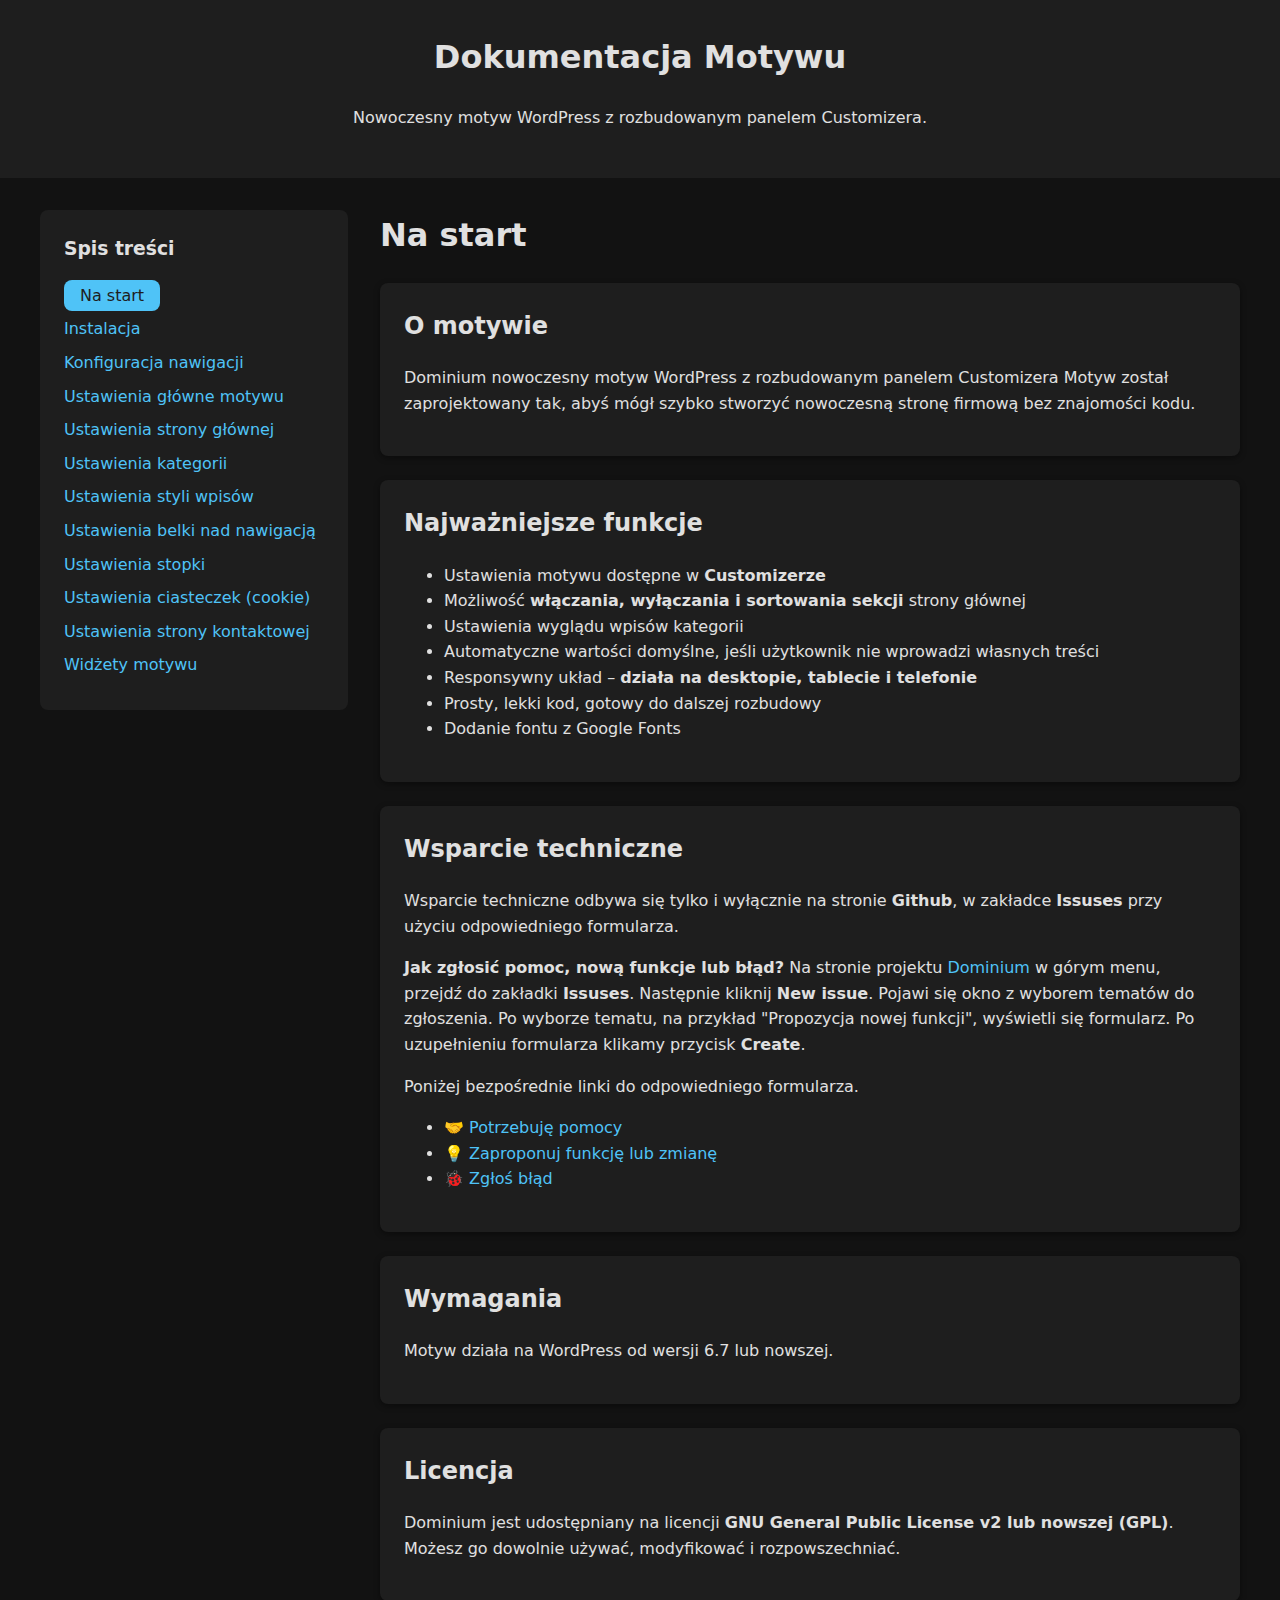
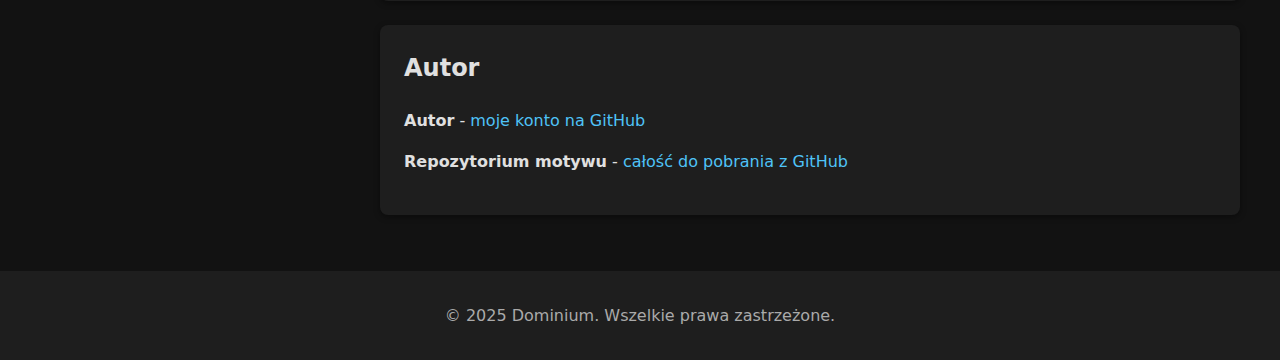
<file: docs/index.html>
<!DOCTYPE html>
<html lang="pl">
<head>
  <meta charset="UTF-8">
  <meta name="viewport" content="width=device-width, initial-scale=1.0">
  <title>Dokumentacja Motywu</title>
  <link rel="stylesheet" href="assets/style.css">
  <script defer src="assets/index.js"></script>
</head>
<body>

<header>
  <h1>Dokumentacja Motywu</h1>
  <p>Nowoczesny motyw WordPress z rozbudowanym panelem Customizera.</p>
</header>

<button class="mobile-toc-toggle" aria-label="Otwórz spis treści">
  ☰ Spis treści
</button>

<main>
  <nav class="sidebar toc">
    <h3>Spis treści</h3>
    <ul>
      <li><a href="index.html" class="active">Na start</a></li>
      <li><a href="instalacja.html">Instalacja</a></li>
      <li><a href="konfiguracja-nawigacji.html">Konfiguracja nawigacji</a></li>
      <li><a href="ustawienia-glowne-motywu.html">Ustawienia główne motywu</a></li>
      <li><a href="ustawienia-strony-glownej.html">Ustawienia strony głównej</a></li>
      <li><a href="ustawienia-strony-glownej.html">Ustawienia kategorii</a></li>
      <li><a href="ustawienia-styli-wpisow.html">Ustawienia styli wpisów</a></li>
      <li><a href="ustawienia-belki-nad-nawigacja.html">Ustawienia belki nad nawigacją</a></li>
      <li><a href="ustawienia-stopki.html">Ustawienia stopki</a></li>
      <li><a href="ustawienia-cookie.html">Ustawienia ciasteczek (cookie)</a></li>
      <li><a href="ustawienia-strony-kontaktowej.html">Ustawienia strony kontaktowej</a></li>
      <li><a href="widzety-motywu.html">Widżety motywu</a></li>
    </ul>
  </nav>

  <div class="content">
    <h1 id="na-start">Na start</h1>
    <section>
      <h2>O motywie</h2>
      <p>Dominium nowoczesny motyw WordPress z rozbudowanym panelem Customizera
        Motyw został zaprojektowany tak, abyś mógł szybko stworzyć nowoczesną stronę firmową bez znajomości kodu.</p>
    </section>

    <section>
      <h2>Najważniejsze funkcje</h2>
      <ul>
        <li>Ustawienia motywu dostępne w <strong>Customizerze</strong></li>
        <li>Możliwość <strong>włączania, wyłączania i sortowania sekcji</strong> strony głównej</li>
        <li>Ustawienia wyglądu wpisów kategorii</li>
        <li>Automatyczne wartości domyślne, jeśli użytkownik nie wprowadzi własnych treści</li>
        <li>Responsywny układ – <strong>działa na desktopie, tablecie i telefonie</strong></li>
        <li>Prosty, lekki kod, gotowy do dalszej rozbudowy</li>
        <li>Dodanie fontu z Google Fonts</li>
      </ul>
    </section>

    <section>
      <h2>Wsparcie techniczne</h2>
      <p>Wsparcie techniczne odbywa się tylko i wyłącznie na stronie <strong>Github</strong>, w zakładce <strong>Issuses</strong> przy użyciu odpowiedniego formularza.</p>

      <p><strong>Jak zgłosić pomoc, nową funkcje lub błąd?</strong> Na stronie projektu <a href="https://github.com/Maciej86/dominium">Dominium</a> w górym menu, przejdź do zakładki <strong>Issuses</strong>. Następnie kliknij <strong>New issue</strong>. Pojawi się okno z wyborem tematów do zgłoszenia. Po wyborze tematu, na przykład "Propozycja nowej funkcji", wyświetli się formularz. Po uzupełnieniu formularza klikamy przycisk <strong>Create</strong>.</p>

      <p>Poniżej bezpośrednie linki do odpowiedniego formularza.</p>

      <ul>
        <li>🤝 <a href="https://github.com/Maciej86/dominium/issues/new?template=support_request.yml">Potrzebuję pomocy</a></li>
        <li>💡 <a href="https://github.com/Maciej86/dominium/issues/new?template=feature_request.yml">Zaproponuj funkcję lub zmianę</a></li>
        <li>🐞 <a href="https://github.com/Maciej86/dominium/issues/new?template=bug_report.yml">Zgłoś błąd</a></li>
      </ul>
    </section>

    <section>
      <h2>Wymagania</h2>
      <p>Motyw działa na WordPress od wersji 6.7 lub nowszej.</p>
    </section>

    <section>
      <h2>Licencja</h2>
      <p>Dominium jest udostępniany na licencji <strong>GNU General Public License v2 lub nowszej (GPL)</strong>. Możesz go dowolnie używać, modyfikować i rozpowszechniać.</p>
    </section>

    <section>
      <h2>Autor</h2>
      <p><strong>Autor</strong> - <a href="https://github.com/Maciej86">moje konto na GitHub</a></p>
      <p><strong>Repozytorium motywu</strong> - <a href="https://github.com/Maciej86/dominium">całość do pobrania z GitHub</a></p>
    </section>

  </div>
</main>

<footer>
  <p>&copy; 2025 Dominium. Wszelkie prawa zastrzeżone.</p>
</footer>

</body>
</html>
</file>
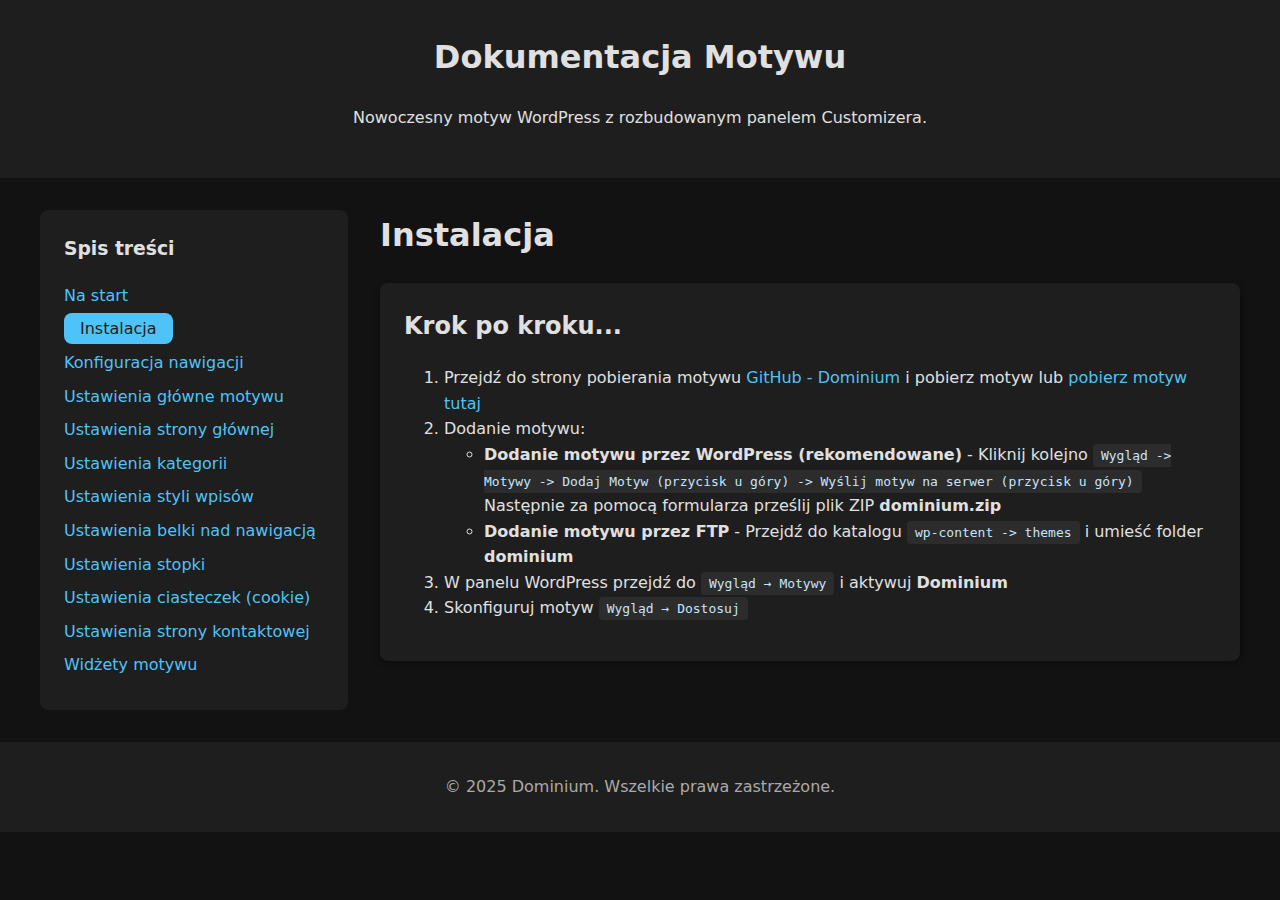
<file: docs/instalacja.html>
<!DOCTYPE html>
<html lang="pl">
<head>
  <meta charset="UTF-8">
  <meta name="viewport" content="width=device-width, initial-scale=1.0">
  <title>Dokumentacja Motywu</title>
  <link rel="stylesheet" href="assets/css/style.css">
  <script defer src="assets/js/index.js"></script>
</head>
<body>

<header>
  <h1>Dokumentacja Motywu</h1>
  <p>Nowoczesny motyw WordPress z rozbudowanym panelem Customizera.</p>
</header>

<button class="mobile-toc-toggle" aria-label="Otwórz spis treści">
  ☰ Spis treści
</button>

<main>
  <nav class="sidebar toc">
    <h3>Spis treści</h3>
    <ul>
      <li><a href="index.html">Na start</a></li>
      <li><a href="instalacja.html" class="active">Instalacja</a></li>
      <li><a href="konfiguracja-nawigacji.html">Konfiguracja nawigacji</a></li>
      <li><a href="ustawienia-glowne-motywu.html">Ustawienia główne motywu</a></li>
      <li><a href="ustawienia-strony-glownej.html">Ustawienia strony głównej</a></li>
      <li><a href="ustawienia-strony-glownej.html">Ustawienia kategorii</a></li>
      <li><a href="ustawienia-styli-wpisow.html">Ustawienia styli wpisów</a></li>
      <li><a href="ustawienia-belki-nad-nawigacja.html">Ustawienia belki nad nawigacją</a></li>
      <li><a href="ustawienia-stopki.html">Ustawienia stopki</a></li>
      <li><a href="ustawienia-cookie.html">Ustawienia ciasteczek (cookie)</a></li>
      <li><a href="ustawienia-strony-kontaktowej.html">Ustawienia strony kontaktowej</a></li>
      <li><a href="widzety-motywu.html">Widżety motywu</a></li>
    </ul>
  </nav>

  <div class="content">
    <h1 id="na-start">Instalacja</h1>
    <section>
      <h2>Krok po kroku...</h2>
      <ol>
        <li>Przejdź do strony pobierania motywu <a href="https://github.com/Maciej86/dominium/releases/tag/v1.0.0">GitHub - Dominium</a> i pobierz motyw lub <a href="https://github.com/Maciej86/dominium/releases/download/v1.0.0/dominium.zip">pobierz motyw tutaj</a></li>
        <li>Dodanie motywu:
          <ul>
            <li><strong>Dodanie motywu przez WordPress (rekomendowane)</strong> - Kliknij kolejno <code class="inline">Wygląd -> Motywy -> Dodaj Motyw (przycisk u góry) -> Wyślij motyw na serwer (przycisk u góry)</code> Następnie za pomocą formularza prześlij plik ZIP <strong>dominium.zip</strong></li>
            <li><strong>Dodanie motywu przez FTP</strong> - Przejdź do katalogu <code class="inline">wp-content -> themes</code> i umieść folder <strong>dominium</strong></li>
          </ul>
        </li>
        <li>W panelu WordPress przejdź do <code class="inline">Wygląd → Motywy</code> i aktywuj <strong>Dominium</strong></li>
        <li>Skonfiguruj motyw <code class="inline">Wygląd → Dostosuj</code></li>
      </ol>
    </section>

  </div>
</main>

<footer>
  <p>&copy; 2025 Dominium. Wszelkie prawa zastrzeżone.</p>
</footer>

</body>
</html>
</file>
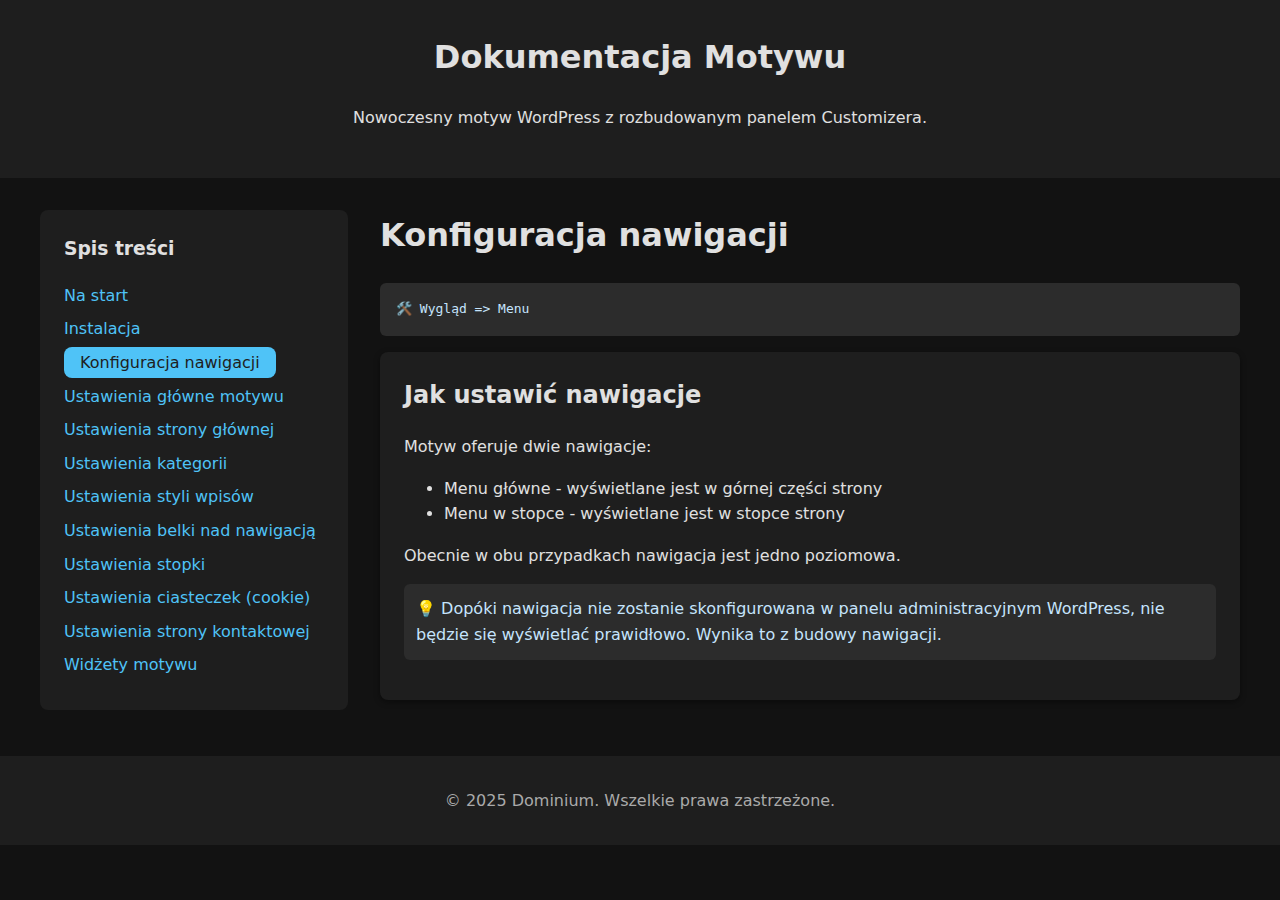
<file: docs/konfiguracja-nawigacji.html>
<!DOCTYPE html>
<html lang="pl">
<head>
  <meta charset="UTF-8">
  <meta name="viewport" content="width=device-width, initial-scale=1.0">
  <title>Dokumentacja Motywu</title>
  <link rel="stylesheet" href="assets/css/style.css">
  <script defer src="assets/js/index.js"></script>
</head>
<body>

<header>
  <h1>Dokumentacja Motywu</h1>
  <p>Nowoczesny motyw WordPress z rozbudowanym panelem Customizera.</p>
</header>

<button class="mobile-toc-toggle" aria-label="Otwórz spis treści">
  ☰ Spis treści
</button>

<main>
  <nav class="sidebar toc">
    <h3>Spis treści</h3>
    <ul>
      <li><a href="index.html">Na start</a></li>
      <li><a href="instalacja.html">Instalacja</a></li>
      <li><a href="konfiguracja-nawigacji.html" class="active">Konfiguracja nawigacji</a></li>
      <li><a href="ustawienia-glowne-motywu.html">Ustawienia główne motywu</a></li>
      <li><a href="ustawienia-strony-glownej.html">Ustawienia strony głównej</a></li>
      <li><a href="ustawienia-strony-glownej.html">Ustawienia kategorii</a></li>
      <li><a href="ustawienia-styli-wpisow.html">Ustawienia styli wpisów</a></li>
      <li><a href="ustawienia-belki-nad-nawigacja.html">Ustawienia belki nad nawigacją</a></li>
      <li><a href="ustawienia-stopki.html">Ustawienia stopki</a></li>
      <li><a href="ustawienia-cookie.html">Ustawienia ciasteczek (cookie)</a></li>
      <li><a href="ustawienia-strony-kontaktowej.html">Ustawienia strony kontaktowej</a></li>
      <li><a href="widzety-motywu.html">Widżety motywu</a></li>
    </ul>
  </nav>

  <div class="content">
    <h1 id="na-start">Konfiguracja nawigacji</h1>
    <p><pre><code>🛠️ Wygląd => Menu</code></pre></p>
    <section>
      <h2>Jak ustawić nawigacje</h2>
      <p>Motyw oferuje dwie nawigacje:</p>
      <ul>
        <li>Menu główne - wyświetlane jest w górnej części strony</li>
        <li>Menu w stopce - wyświetlane jest w stopce strony</li>
      </ul>
      <p>Obecnie w obu przypadkach nawigacja jest jedno poziomowa.</p>

      <p class="note">💡 Dopóki nawigacja nie zostanie skonfigurowana w panelu administracyjnym WordPress, nie będzie się wyświetlać prawidłowo. Wynika to z budowy nawigacji.</p>
    </section>

  </div>
</main>

<footer>
  <p>&copy; 2025 Dominium. Wszelkie prawa zastrzeżone.</p>
</footer>

</body>
</html>
</file>
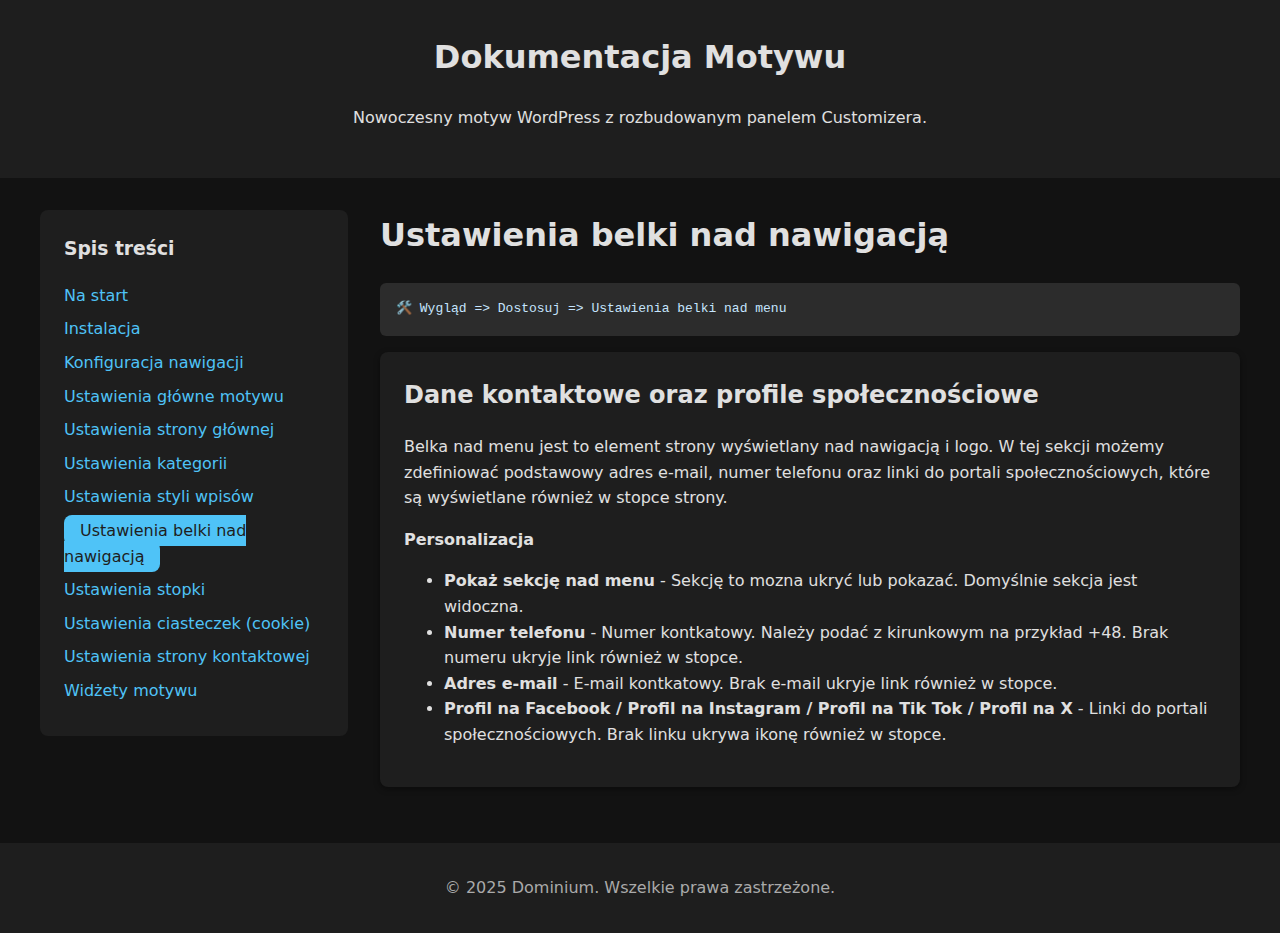
<file: docs/ustawienia-belki-nad-nawigacja.html>
<!DOCTYPE html>
<html lang="pl">
<head>
  <meta charset="UTF-8">
  <meta name="viewport" content="width=device-width, initial-scale=1.0">
  <title>Dokumentacja Motywu</title>
  <link rel="stylesheet" href="assets/style.css">
  <script defer src="assets/index.js"></script>
</head>
<body>

<header>
  <h1>Dokumentacja Motywu</h1>
  <p>Nowoczesny motyw WordPress z rozbudowanym panelem Customizera.</p>
</header>

<button class="mobile-toc-toggle" aria-label="Otwórz spis treści">
  ☰ Spis treści
</button>

<main>
  <nav class="sidebar toc">
    <h3>Spis treści</h3>
    <ul>
      <li><a href="index.html">Na start</a></li>
      <li><a href="instalacja.html">Instalacja</a></li>
      <li><a href="konfiguracja-nawigacji.html">Konfiguracja nawigacji</a></li>
      <li><a href="ustawienia-glowne-motywu.html">Ustawienia główne motywu</a></li>
      <li><a href="ustawienia-strony-glownej.html" >Ustawienia strony głównej</a></li>
      <li><a href="ustawienia-kategorii.html">Ustawienia kategorii</a></li>
      <li><a href="ustawienia-styli-wpisow.html">Ustawienia styli wpisów</a></li>
      <li><a href="ustawienia-belki-nad-nawigacja.html" class="active">Ustawienia belki nad nawigacją</a></li>
      <li><a href="ustawienia-stopki.html">Ustawienia stopki</a></li>
      <li><a href="ustawienia-cookie.html">Ustawienia ciasteczek (cookie)</a></li>
      <li><a href="ustawienia-strony-kontaktowej.html">Ustawienia strony kontaktowej</a></li>
      <li><a href="widzety-motywu.html">Widżety motywu</a></li>
    </ul>
  </nav>

  <div class="content">
    <h1 id="na-start">Ustawienia belki nad nawigacją</h1>
    <p><pre><code>🛠️ Wygląd => Dostosuj => Ustawienia belki nad menu</code></pre></p>
    <section>
      <h2>Dane kontaktowe oraz profile społecznościowe</h2>
      <p>Belka nad menu jest to element strony wyświetlany nad nawigacją i logo. W tej sekcji możemy zdefiniować podstawowy adres e-mail, numer telefonu oraz linki do portali społecznościowych, które są wyświetlane również w stopce strony.</p>

      <p><strong>Personalizacja</strong></p>
        <ul>
          <li><strong>Pokaż sekcję nad menu</strong> - Sekcję to mozna ukryć lub pokazać. Domyślnie sekcja jest widoczna.</li>
          <li><strong>Numer telefonu</strong> - Numer kontkatowy. Należy podać z kirunkowym na przykład +48. Brak numeru ukryje link również w stopce.</li>
          <li><strong>Adres e-mail</strong> - E-mail kontkatowy. Brak e-mail ukryje link również w stopce.</li>
          <li><strong>Profil na Facebook / Profil na Instagram / Profil na Tik Tok / Profil na X</strong> - Linki do portali społecznościowych. Brak linku ukrywa ikonę również w stopce.</li>
        </ul>
    </section>

  </div>
</main>

<footer>
  <p>&copy; 2025 Dominium. Wszelkie prawa zastrzeżone.</p>
</footer>

</body>
</html>
</file>
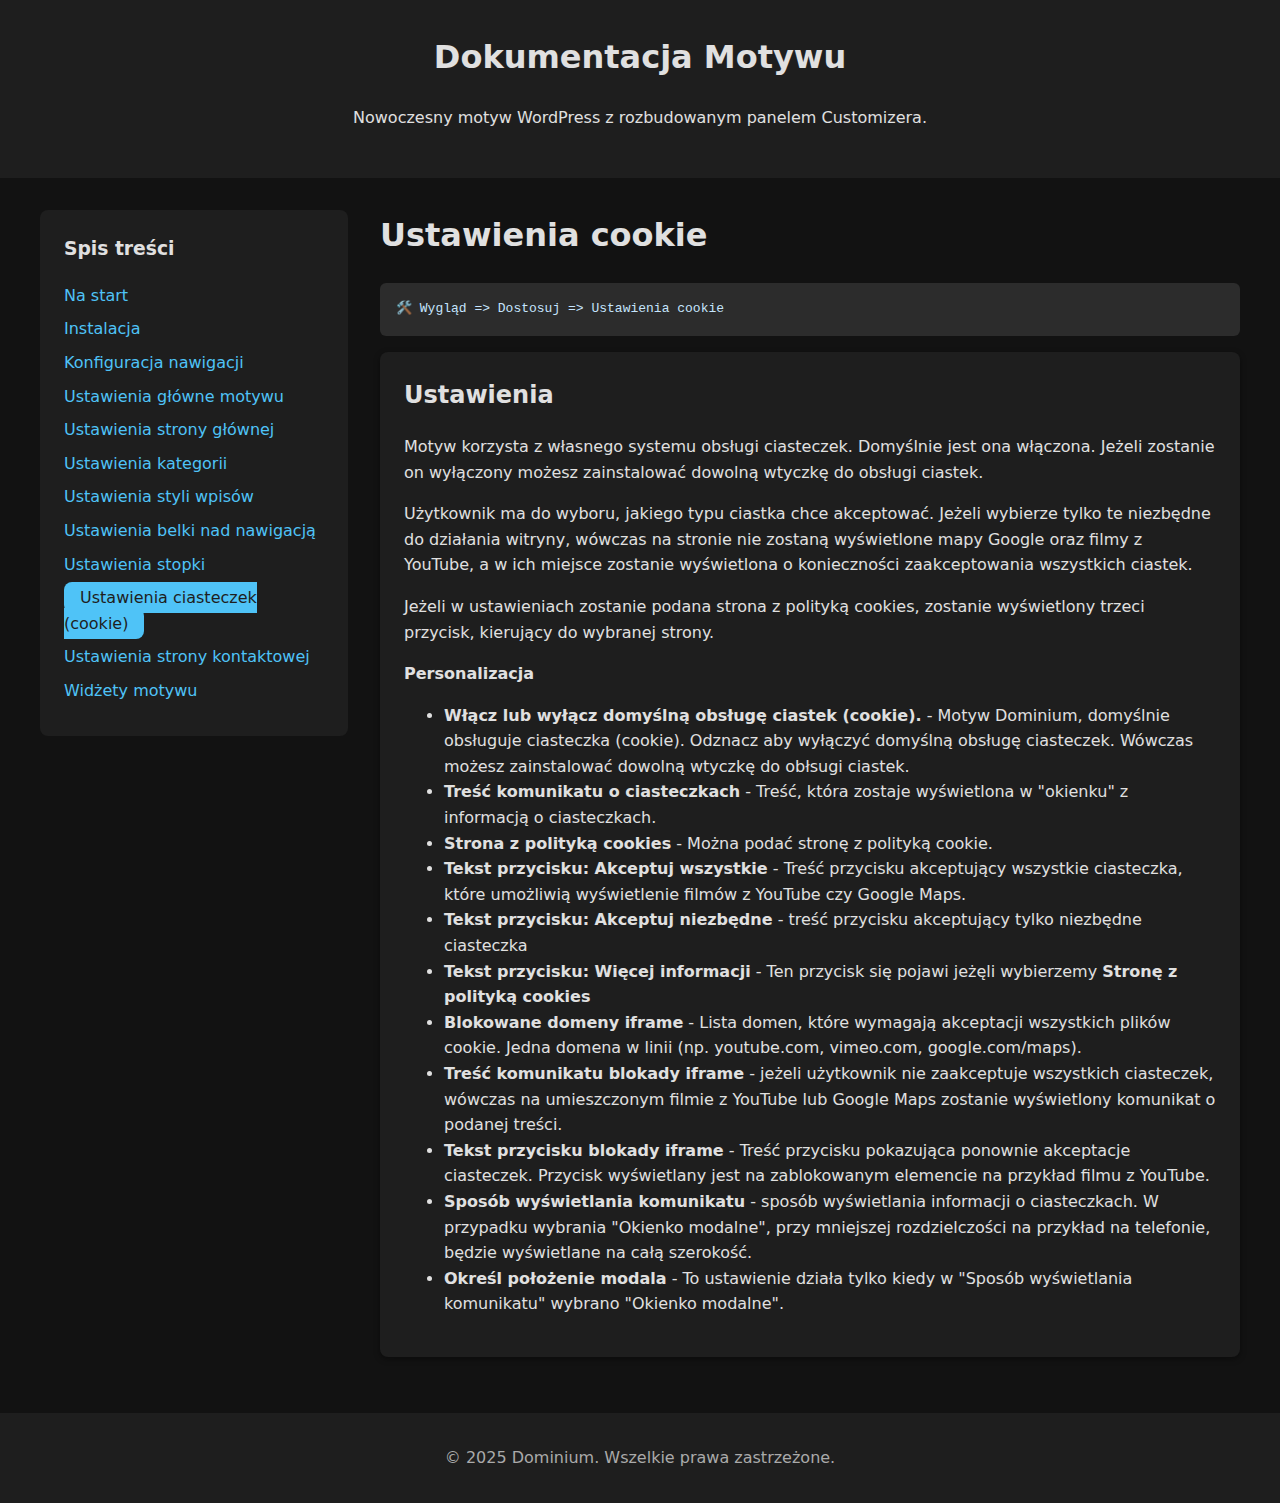
<file: docs/ustawienia-cookie.html>
<!DOCTYPE html>
<html lang="pl">
<head>
  <meta charset="UTF-8">
  <meta name="viewport" content="width=device-width, initial-scale=1.0">
  <title>Dokumentacja Motywu</title>
  <link rel="stylesheet" href="assets/style.css">
  <script defer src="assets/index.js"></script>
</head>
<body>

<header>
  <h1>Dokumentacja Motywu</h1>
  <p>Nowoczesny motyw WordPress z rozbudowanym panelem Customizera.</p>
</header>

<button class="mobile-toc-toggle" aria-label="Otwórz spis treści">
  ☰ Spis treści
</button>

<main>
  <nav class="sidebar toc">
    <h3>Spis treści</h3>
    <ul>
      <li><a href="index.html">Na start</a></li>
      <li><a href="instalacja.html">Instalacja</a></li>
      <li><a href="konfiguracja-nawigacji.html">Konfiguracja nawigacji</a></li>
      <li><a href="ustawienia-glowne-motywu.html">Ustawienia główne motywu</a></li>
      <li><a href="ustawienia-strony-glownej.html" >Ustawienia strony głównej</a></li>
      <li><a href="ustawienia-kategorii.html" >Ustawienia kategorii</a></li>
      <li><a href="ustawienia-styli-wpisow.html">Ustawienia styli wpisów</a></li>
      <li><a href="ustawienia-belki-nad-nawigacja.html">Ustawienia belki nad nawigacją</a></li>
      <li><a href="ustawienia-stopki.html">Ustawienia stopki</a></li>
      <li><a href="ustawienia-cookie.html" class="active">Ustawienia ciasteczek (cookie)</a></li>
      <li><a href="ustawienia-strony-kontaktowej.html">Ustawienia strony kontaktowej</a></li>
      <li><a href="widzety-motywu.html">Widżety motywu</a></li>
    </ul>
  </nav>

  <div class="content">
    <h1 id="na-start">Ustawienia cookie</h1>
    <p><pre><code>🛠️ Wygląd => Dostosuj => Ustawienia cookie</code></pre></p>
    <section>
      <h2>Ustawienia</h2>
      <p>Motyw korzysta z własnego systemu obsługi ciasteczek. Domyślnie jest ona włączona. Jeżeli zostanie on wyłączony możesz zainstalować dowolną wtyczkę do obsługi ciastek.</p>

      <p>Użytkownik ma do wyboru, jakiego typu ciastka chce akceptować. Jeżeli wybierze tylko te niezbędne do działania witryny, wówczas na stronie nie zostaną wyświetlone mapy Google oraz filmy z YouTube, a w ich miejsce zostanie wyświetlona o konieczności zaakceptowania wszystkich ciastek.</p>

      <p>Jeżeli w ustawieniach zostanie podana strona z polityką cookies, zostanie wyświetlony trzeci przycisk, kierujący do wybranej strony.</p>

      <p><strong>Personalizacja</strong></p>
        <ul>
          <li><strong>Włącz lub wyłącz domyślną obsługę ciastek (cookie).</strong> - Motyw Dominium, domyślnie obsługuje ciasteczka (cookie). Odznacz aby wyłączyć domyślną obsługę ciasteczek. Wówczas możesz zainstalować dowolną wtyczkę do obłsugi ciastek.</li>
          <li><strong>Treść komunikatu o ciasteczkach</strong> - Treść, która zostaje wyświetlona w "okienku" z informacją o ciasteczkach.</li>
          <li><strong>Strona z polityką cookies</strong> - Można podać stronę z polityką cookie.</li>
          <li><strong>Tekst przycisku: Akceptuj wszystkie</strong> - Treść przycisku akceptujący wszystkie ciasteczka, które umożliwią wyświetlenie filmów z YouTube czy Google Maps.</li>
          <li><strong>Tekst przycisku: Akceptuj niezbędne</strong> - treść przycisku akceptujący tylko niezbędne ciasteczka</li>
          <li><strong>Tekst przycisku: Więcej informacji</strong> - Ten przycisk się pojawi jeżęli wybierzemy <strong>Stronę z polityką cookies</strong></li>
          <li><strong>Blokowane domeny iframe</strong> - Lista domen, które wymagają akceptacji wszystkich plików cookie. Jedna domena w linii (np. youtube.com, vimeo.com, google.com/maps).</li>
          <li><strong>Treść komunikatu blokady iframe</strong> - jeżeli użytkownik nie zaakceptuje wszystkich ciasteczek, wówczas na umieszczonym filmie z YouTube lub Google Maps zostanie wyświetlony komunikat o podanej treści.</li>
          <li><strong>Tekst przycisku blokady iframe</strong> - Treść przycisku pokazująca ponownie akceptacje ciasteczek. Przycisk wyświetlany jest na zablokowanym elemencie na przykład filmu z YouTube.</li>
          <li><strong>Sposób wyświetlania komunikatu</strong> - sposób wyświetlania informacji o ciasteczkach. W przypadku wybrania "Okienko modalne", przy mniejszej rozdzielczości na przykład na telefonie, będzie wyświetlane na całą szerokość.</li>
          <li><strong>Określ położenie modala</strong> - To ustawienie działa tylko kiedy w "Sposób wyświetlania komunikatu" wybrano "Okienko modalne".</li>
        </ul>
    </section>

  </div>
</main>

<footer>
  <p>&copy; 2025 Dominium. Wszelkie prawa zastrzeżone.</p>
</footer>

</body>
</html>
</file>
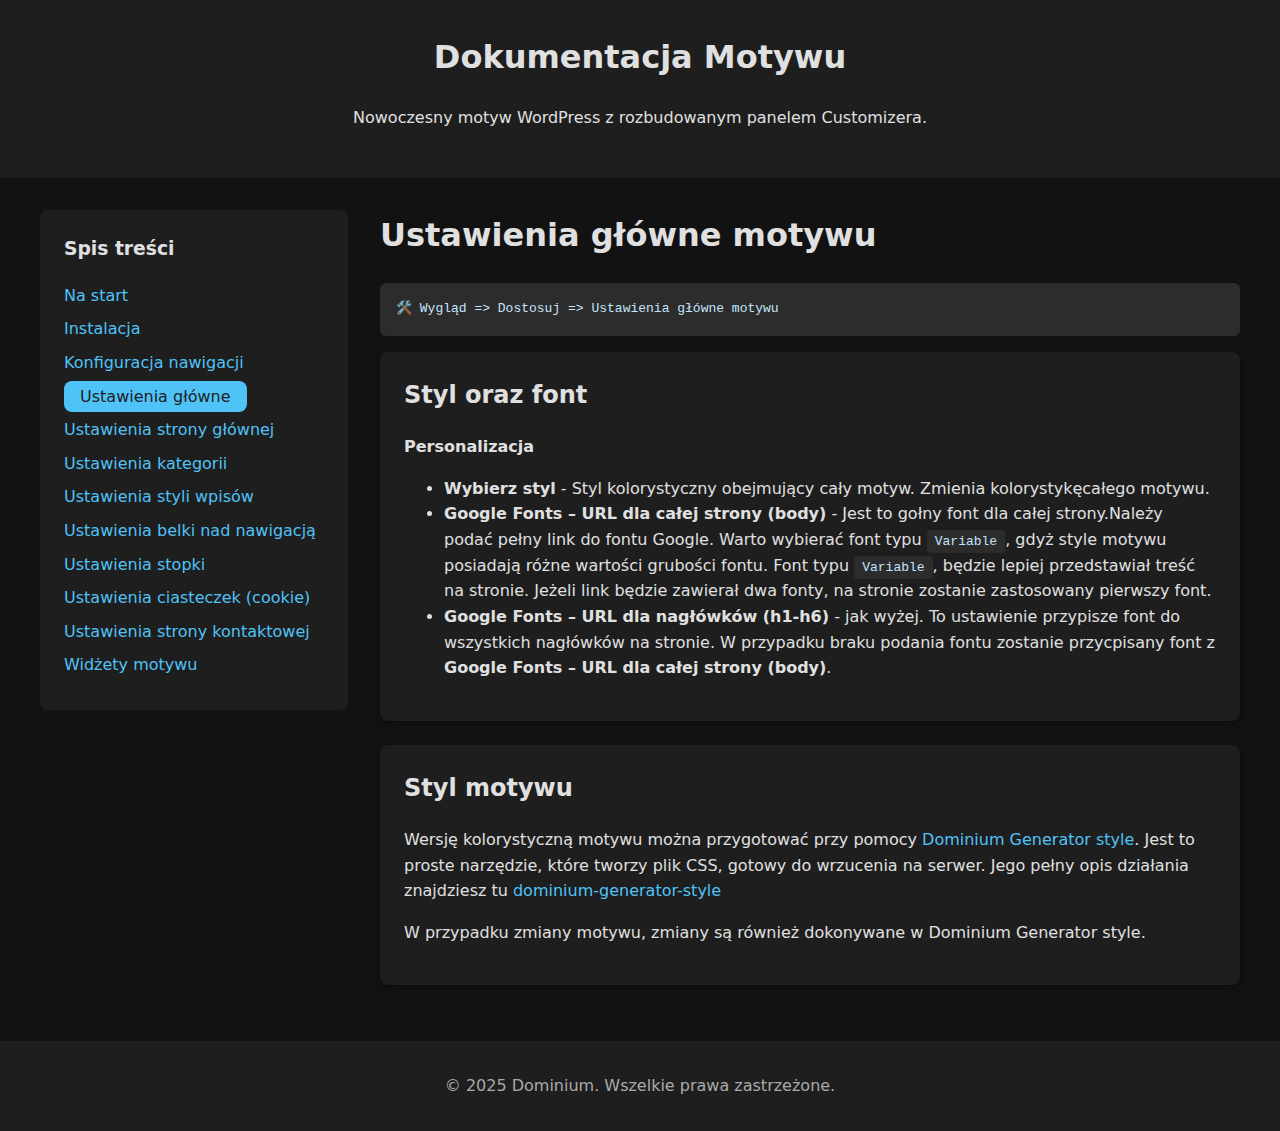
<file: docs/ustawienia-glowne-motywu.html>
<!DOCTYPE html>
<html lang="pl">
<head>
  <meta charset="UTF-8">
  <meta name="viewport" content="width=device-width, initial-scale=1.0">
  <title>Dokumentacja Motywu</title>
  <link rel="stylesheet" href="assets/css/style.css">
  <script defer src="assets/js/index.js"></script>
</head>
<body>

<header>
  <h1>Dokumentacja Motywu</h1>
  <p>Nowoczesny motyw WordPress z rozbudowanym panelem Customizera.</p>
</header>

<button class="mobile-toc-toggle" aria-label="Otwórz spis treści">
  ☰ Spis treści
</button>

<main>
  <nav class="sidebar toc">
    <h3>Spis treści</h3>
    <ul>
      <li><a href="index.html">Na start</a></li>
      <li><a href="instalacja.html">Instalacja</a></li>
      <li><a href="konfiguracja-nawigacji.html">Konfiguracja nawigacji</a></li>
      <li><a href="ustawienia-glowne-motywu.html" class="active">Ustawienia główne</a></li>
      <li><a href="ustawienia-strony-glownej.html">Ustawienia strony głównej</a></li>
      <li><a href="ustawienia-strony-glownej.html">Ustawienia kategorii</a></li>
      <li><a href="ustawienia-styli-wpisow.html">Ustawienia styli wpisów</a></li>
      <li><a href="ustawienia-belki-nad-nawigacja.html">Ustawienia belki nad nawigacją</a></li>
      <li><a href="ustawienia-stopki.html">Ustawienia stopki</a></li>
      <li><a href="ustawienia-cookie.html">Ustawienia ciasteczek (cookie)</a></li>
      <li><a href="ustawienia-strony-kontaktowej.html">Ustawienia strony kontaktowej</a></li>
      <li><a href="widzety-motywu.html">Widżety motywu</a></li>
    </ul>
  </nav>

  <div class="content">
    <h1 id="na-start">Ustawienia główne motywu</h1>
    <p><pre><code>🛠️ Wygląd => Dostosuj => Ustawienia główne motywu</code></pre></p>

    <section>
      <h2>Styl oraz font</h2>
      <p><strong>Personalizacja</strong></p>
      <ul>
        <li><strong>Wybierz styl</strong> - Styl kolorystyczny obejmujący cały motyw. Zmienia kolorystykęcałego motywu.</li>
        <li><strong>Google Fonts – URL dla całej strony (body)</strong> - Jest to gołny font dla całej strony.Należy podać pełny link do fontu Google. Warto wybierać font typu <code class="inline">Variable</code>, gdyż style motywu posiadają różne wartości grubości fontu. Font typu <code class="inline">Variable</code>, będzie lepiej przedstawiał treść na stronie. Jeżeli link będzie zawierał dwa fonty, na stronie zostanie zastosowany pierwszy font.</li>
        <li><strong>Google Fonts – URL dla nagłówków (h1-h6)</strong> - jak wyżej. To ustawienie przypisze font do wszystkich nagłówków na stronie. W przypadku braku podania fontu zostanie przycpisany font z <strong>Google Fonts – URL dla całej strony (body)</strong>.</li>
      </ul>
    
    </section>

    <section>
      <h2>Styl motywu</h2>
      <p>Wersję kolorystyczną motywu można przygotować przy pomocy <a href="https://maciej86.github.io/dominium-generator-style/">Dominium Generator style</a>. Jest to proste narzędzie, które tworzy plik CSS, gotowy do wrzucenia na serwer. Jego pełny opis działania znajdziesz tu <a href="https://github.com/Maciej86/dominium-generator-style">dominium-generator-style</a></p>
      <p>W przypadku zmiany motywu, zmiany są również dokonywane w Dominium Generator style.</p>
    </section>

  </div>
</main>

<footer>
  <p>&copy; 2025 Dominium. Wszelkie prawa zastrzeżone.</p>
</footer>

</body>
</html>
</file>
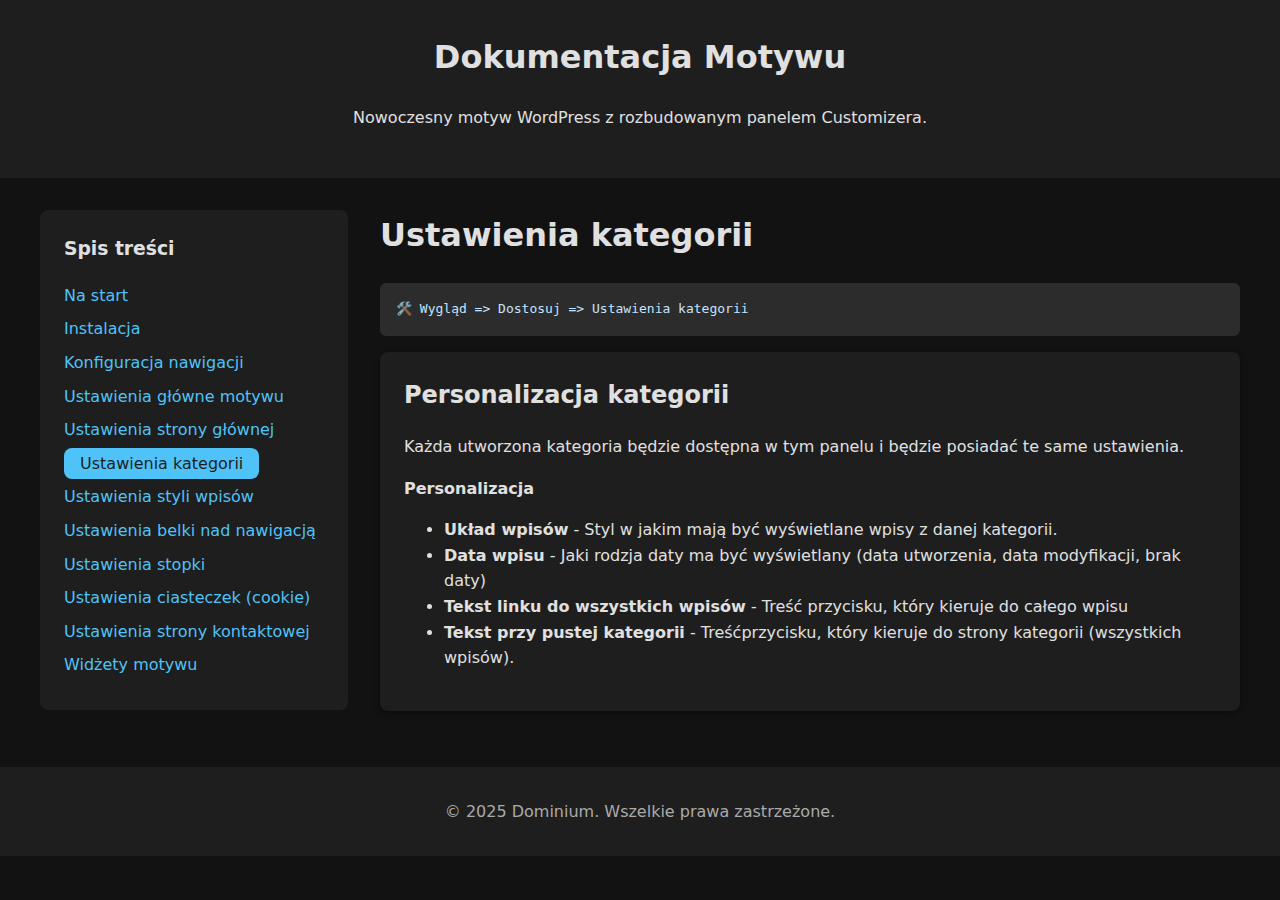
<file: docs/ustawienia-kategorii.html>
<!DOCTYPE html>
<html lang="pl">
<head>
  <meta charset="UTF-8">
  <meta name="viewport" content="width=device-width, initial-scale=1.0">
  <title>Dokumentacja Motywu</title>
  <link rel="stylesheet" href="assets/style.css">
  <script defer src="assets/index.js"></script>
</head>
<body>

<header>
  <h1>Dokumentacja Motywu</h1>
  <p>Nowoczesny motyw WordPress z rozbudowanym panelem Customizera.</p>
</header>

<button class="mobile-toc-toggle" aria-label="Otwórz spis treści">
  ☰ Spis treści
</button>

<main>
  <nav class="sidebar toc">
    <h3>Spis treści</h3>
    <ul>
      <li><a href="index.html">Na start</a></li>
      <li><a href="instalacja.html">Instalacja</a></li>
      <li><a href="konfiguracja-nawigacji.html">Konfiguracja nawigacji</a></li>
      <li><a href="ustawienia-glowne-motywu.html">Ustawienia główne motywu</a></li>
      <li><a href="ustawienia-strony-glownej.html" >Ustawienia strony głównej</a></li>
      <li><a href="ustawienia-kategorii.html" class="active">Ustawienia kategorii</a></li>
      <li><a href="ustawienia-styli-wpisow.html">Ustawienia styli wpisów</a></li>
      <li><a href="ustawienia-belki-nad-nawigacja.html">Ustawienia belki nad nawigacją</a></li>
      <li><a href="ustawienia-stopki.html">Ustawienia stopki</a></li>
      <li><a href="ustawienia-cookie.html">Ustawienia ciasteczek (cookie)</a></li>
      <li><a href="ustawienia-strony-kontaktowej.html">Ustawienia strony kontaktowej</a></li>
      <li><a href="widzety-motywu.html">Widżety motywu</a></li>
    </ul>
  </nav>

  <div class="content">
    <h1 id="na-start">Ustawienia kategorii</h1>
    <p><pre><code>🛠️ Wygląd => Dostosuj => Ustawienia kategorii</code></pre></p>
    <section>
      <h2>Personalizacja kategorii</h2>
      <p>Każda utworzona kategoria będzie dostępna w tym panelu i będzie posiadać te same ustawienia.</p>

      <p><strong>Personalizacja</strong></p>
        <ul>
          <li><strong>Układ wpisów</strong> - Styl w jakim mają być wyświetlane wpisy z danej kategorii.</li>
          <li><strong>Data wpisu</strong> - Jaki rodzja daty ma być wyświetlany (data utworzenia, data modyfikacji, brak daty)</li>
          <li><strong>Tekst linku do wszystkich wpisów</strong> - Treść przycisku, który kieruje do całego wpisu</li>
          <li><strong>Tekst przy pustej kategorii</strong> - Treśćprzycisku, który kieruje do strony kategorii (wszystkich wpisów).</li>
        </ul>
    </section>

  </div>
</main>

<footer>
  <p>&copy; 2025 Dominium. Wszelkie prawa zastrzeżone.</p>
</footer>

</body>
</html>
</file>
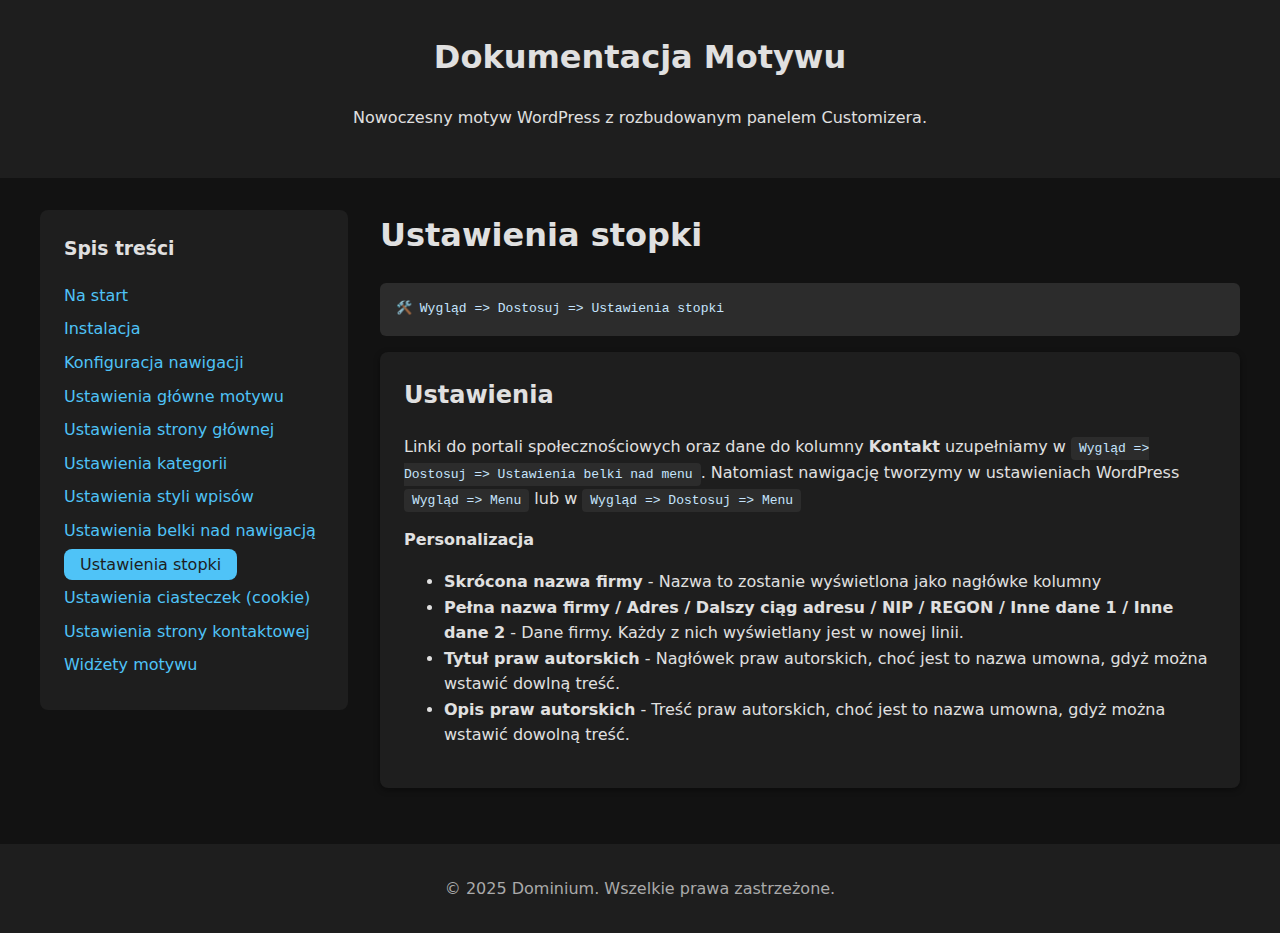
<file: docs/ustawienia-stopki.html>
<!DOCTYPE html>
<html lang="pl">
<head>
  <meta charset="UTF-8">
  <meta name="viewport" content="width=device-width, initial-scale=1.0">
  <title>Dokumentacja Motywu</title>
  <link rel="stylesheet" href="assets/css/style.css">
  <script defer src="assets/js/index.js"></script>
</head>
<body>

<header>
  <h1>Dokumentacja Motywu</h1>
  <p>Nowoczesny motyw WordPress z rozbudowanym panelem Customizera.</p>
</header>

<button class="mobile-toc-toggle" aria-label="Otwórz spis treści">
  ☰ Spis treści
</button>

<main>
  <nav class="sidebar toc">
    <h3>Spis treści</h3>
    <ul>
      <li><a href="index.html">Na start</a></li>
      <li><a href="instalacja.html">Instalacja</a></li>
      <li><a href="konfiguracja-nawigacji.html">Konfiguracja nawigacji</a></li>
      <li><a href="ustawienia-glowne-motywu.html">Ustawienia główne motywu</a></li>
      <li><a href="ustawienia-strony-glownej.html" >Ustawienia strony głównej</a></li>
      <li><a href="ustawienia-kategorii.html" >Ustawienia kategorii</a></li>
      <li><a href="ustawienia-styli-wpisow.html">Ustawienia styli wpisów</a></li>
      <li><a href="ustawienia-belki-nad-nawigacja.html">Ustawienia belki nad nawigacją</a></li>
      <li><a href="ustawienia-stopki.html" class="active">Ustawienia stopki</a></li>
      <li><a href="ustawienia-cookie.html">Ustawienia ciasteczek (cookie)</a></li>
      <li><a href="ustawienia-strony-kontaktowej.html">Ustawienia strony kontaktowej</a></li>
      <li><a href="widzety-motywu.html">Widżety motywu</a></li>
    </ul>
  </nav>

  <div class="content">
    <h1 id="na-start">Ustawienia stopki</h1>
    <p><pre><code>🛠️ Wygląd => Dostosuj => Ustawienia stopki</code></pre></p>
    <section>
      <h2>Ustawienia</h2>
      <p>Linki do portali społecznościowych oraz dane do kolumny <strong>Kontakt</strong> uzupełniamy w <code class="inline">Wygląd => Dostosuj => Ustawienia belki nad menu</code>. Natomiast nawigację tworzymy w ustawieniach WordPress <code class="inline">Wygląd => Menu</code> lub w <code class="inline">Wygląd => Dostosuj => Menu</code></p>

      <p><strong>Personalizacja</strong></p>
        <ul>
          <li><strong>Skrócona nazwa firmy</strong> - Nazwa to zostanie wyświetlona jako nagłówke kolumny</li>
          <li><strong>Pełna nazwa firmy / Adres / Dalszy ciąg adresu / NIP / REGON / Inne dane 1 / Inne dane 2</strong> - Dane firmy. Każdy z nich wyświetlany jest w nowej linii.</li>
          <li><strong>Tytuł praw autorskich</strong> - Nagłówek praw autorskich, choć jest to nazwa umowna, gdyż można wstawić dowlną treść.</li>
          <li><strong>Opis praw autorskich</strong> - Treść praw autorskich, choć jest to nazwa umowna, gdyż można wstawić dowolną treść.</li>
        </ul>
    </section>

  </div>
</main>

<footer>
  <p>&copy; 2025 Dominium. Wszelkie prawa zastrzeżone.</p>
</footer>

</body>
</html>
</file>
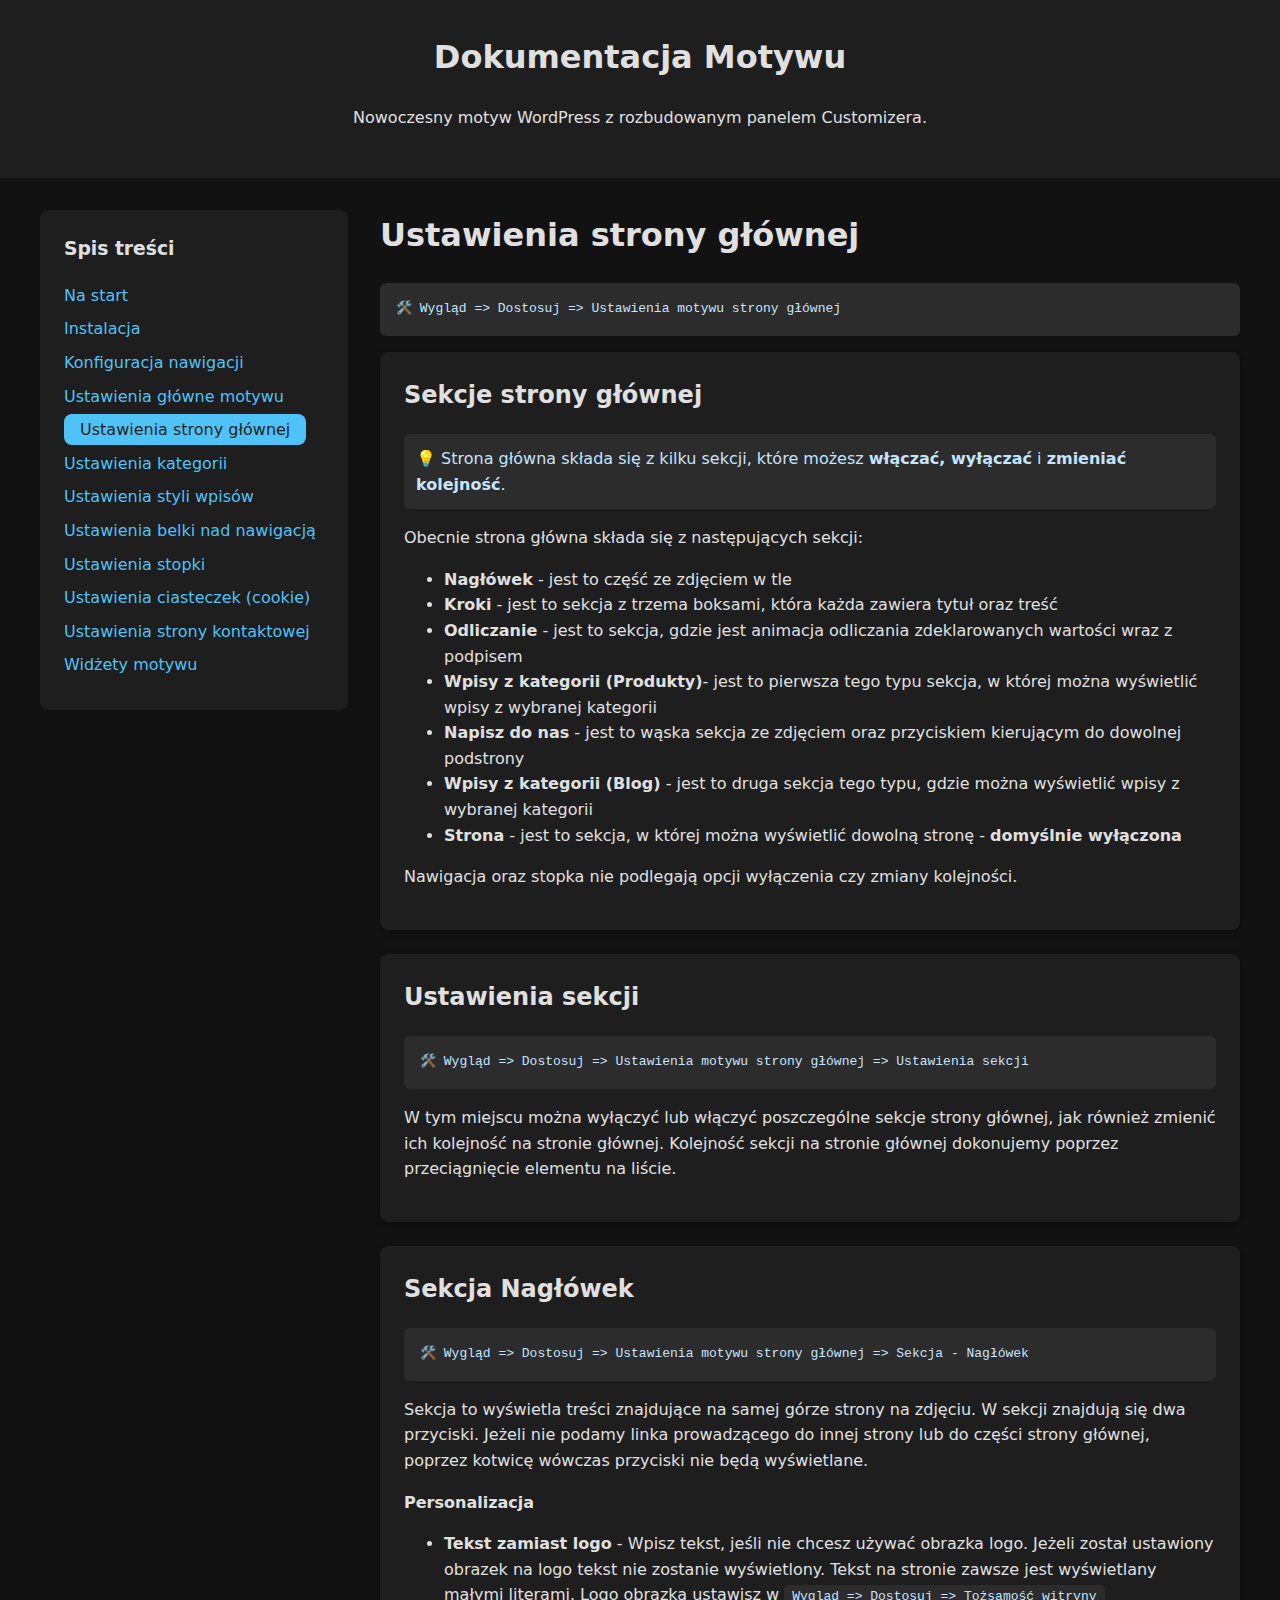
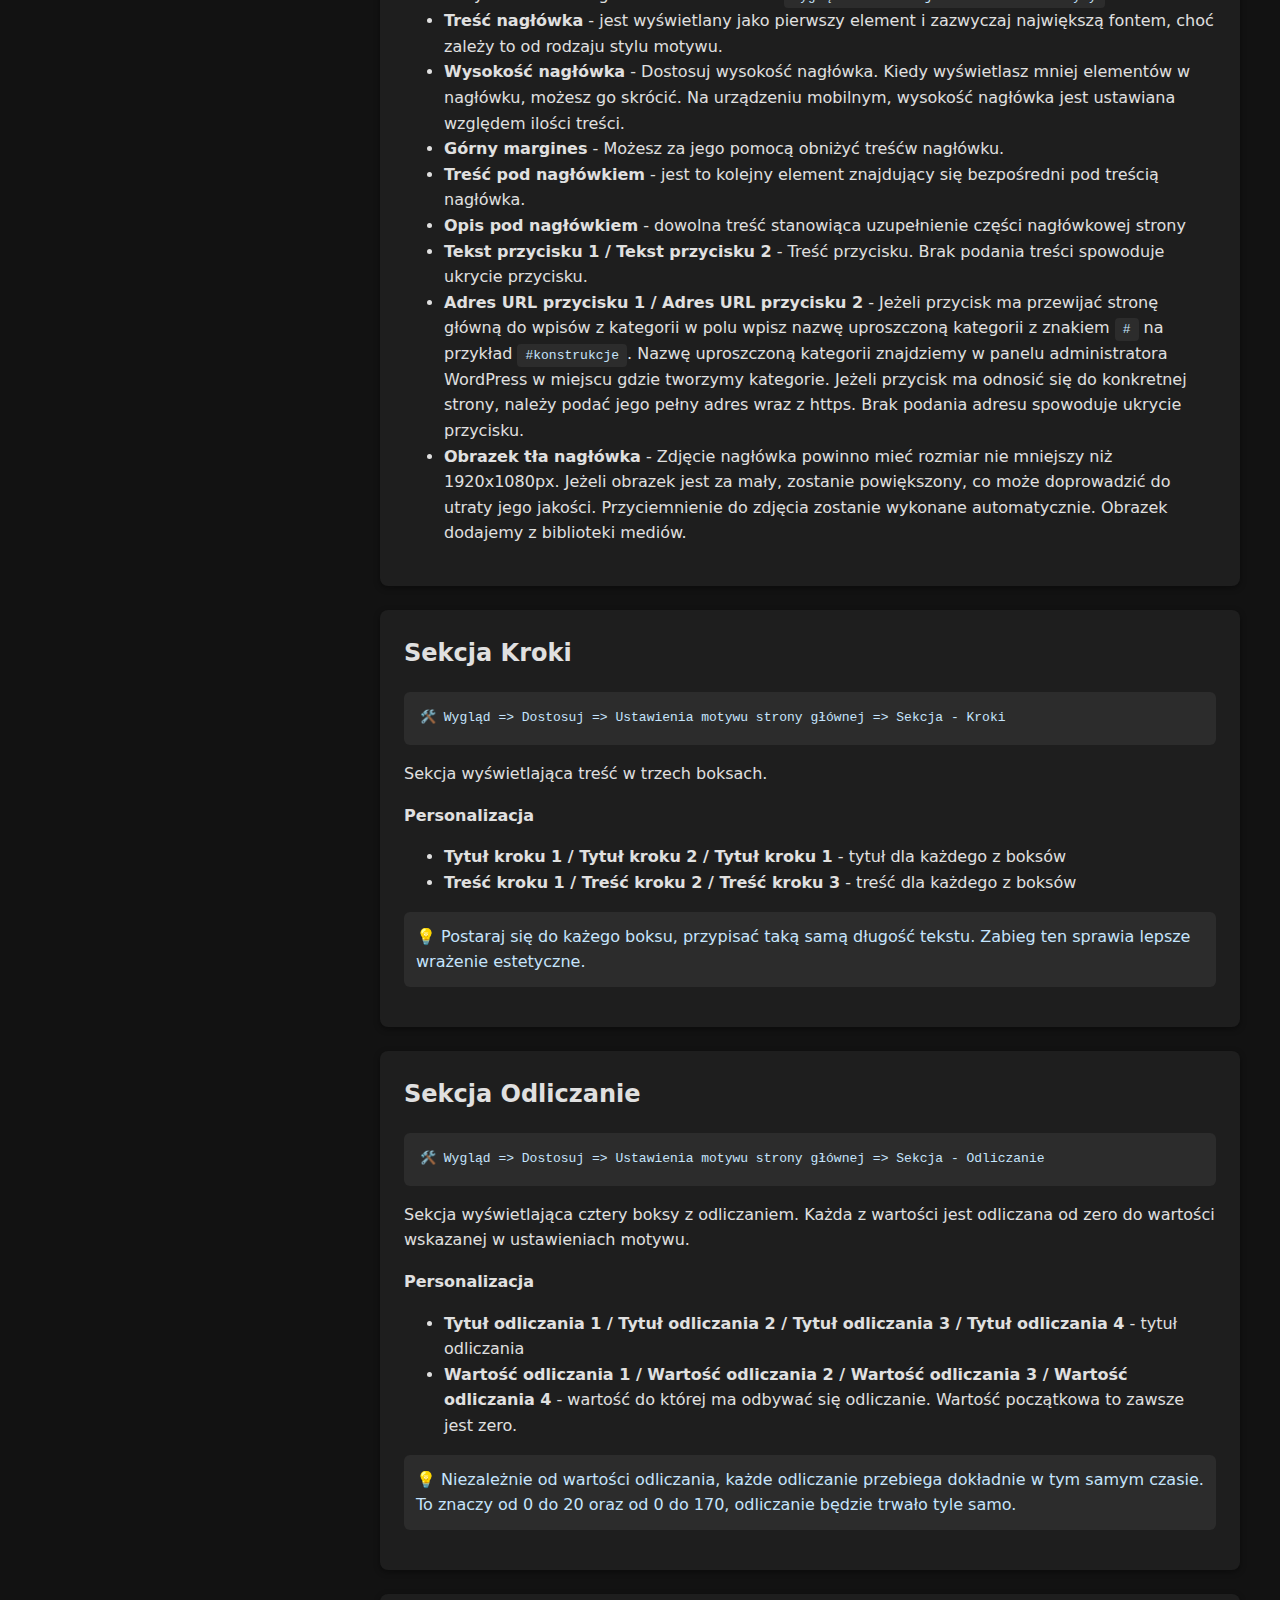
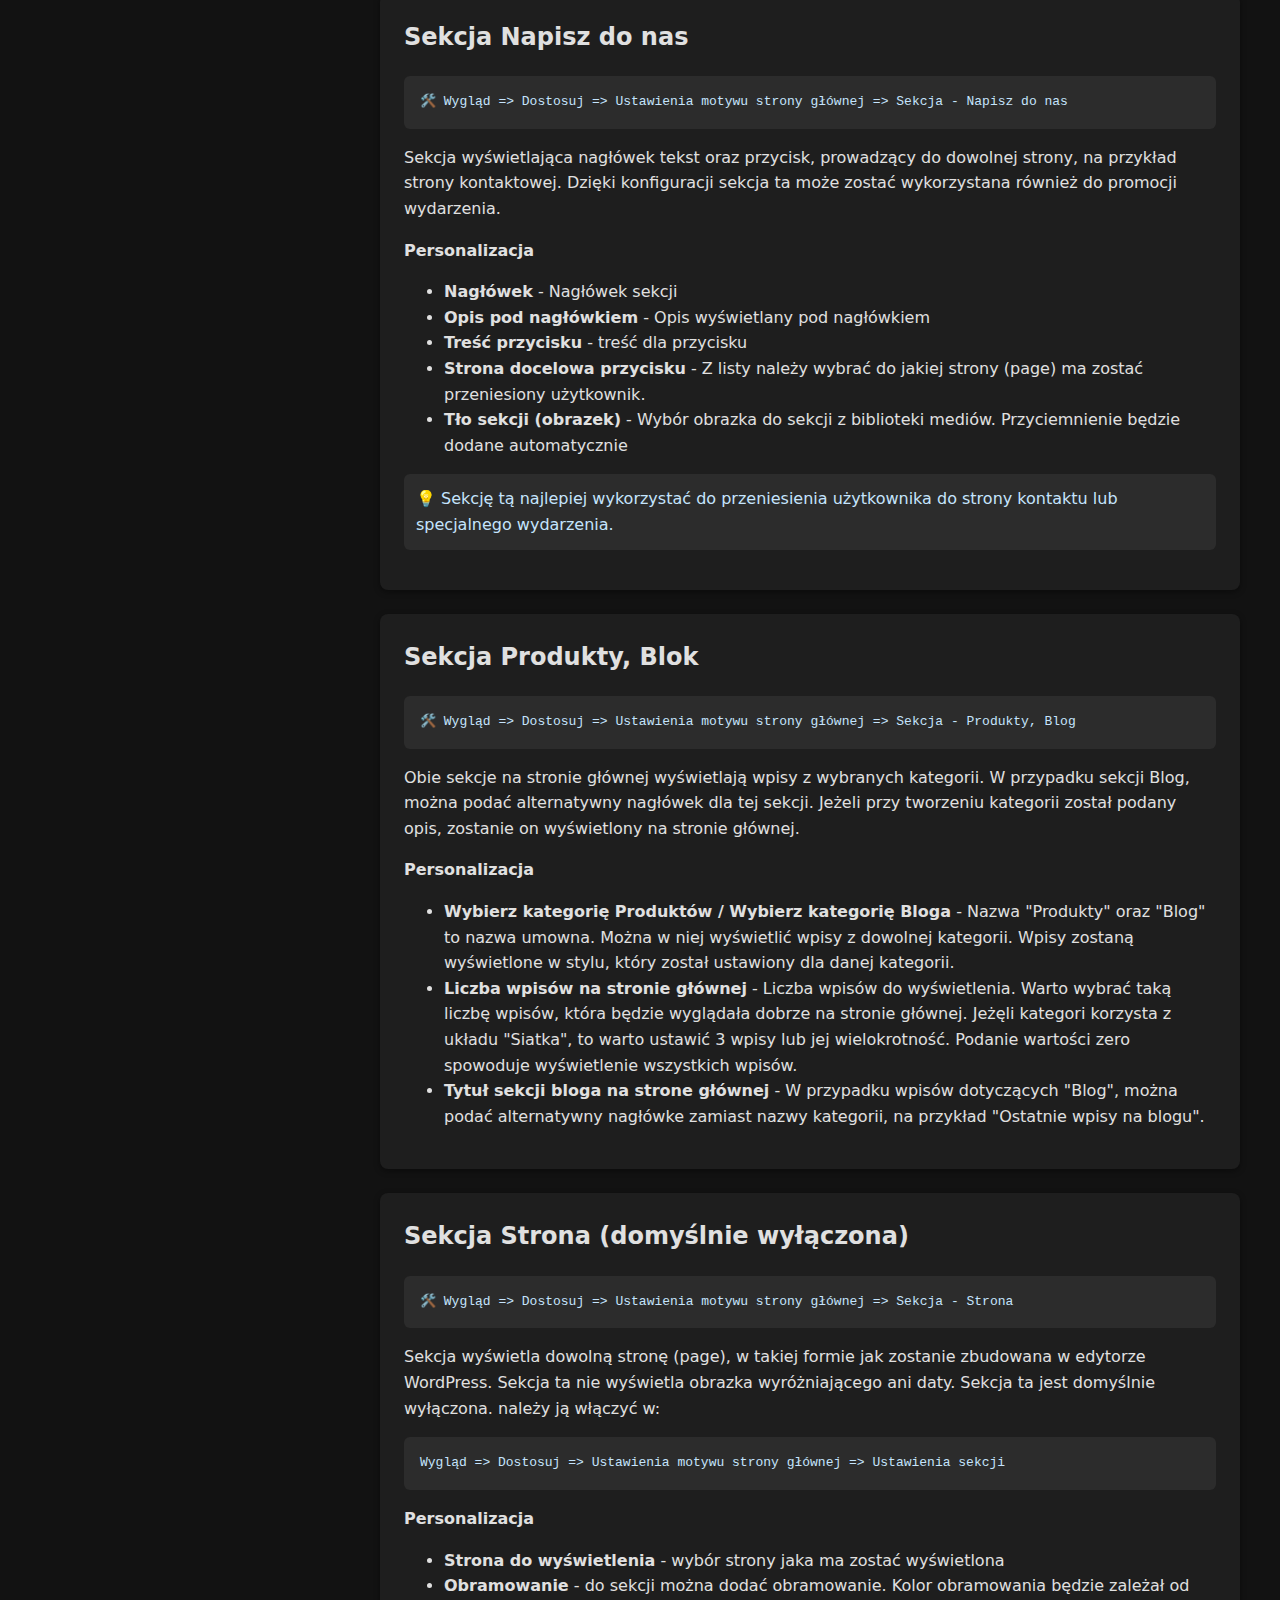
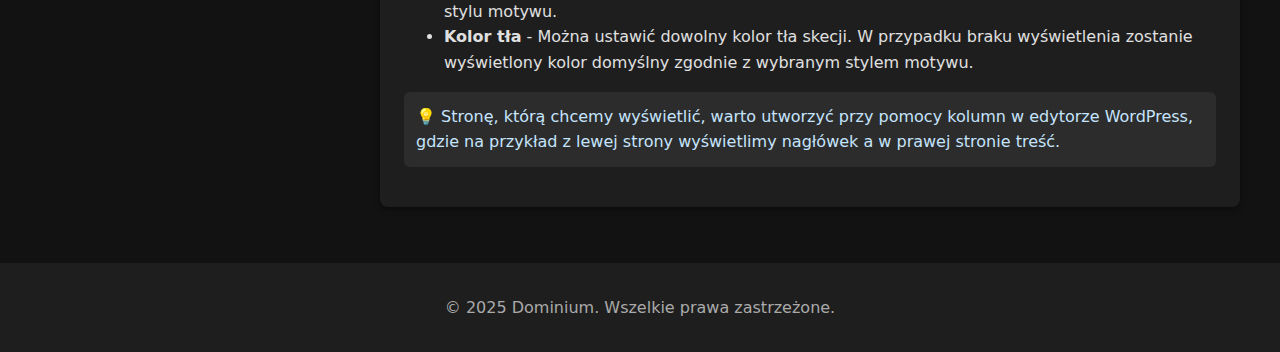
<file: docs/ustawienia-strony-glownej.html>
<!DOCTYPE html>
<html lang="pl">
<head>
  <meta charset="UTF-8">
  <meta name="viewport" content="width=device-width, initial-scale=1.0">
  <title>Dokumentacja Motywu</title>
  <link rel="stylesheet" href="assets/style.css">
  <script defer src="assets/index.js"></script>
</head>
<body>

<header>
  <h1>Dokumentacja Motywu</h1>
  <p>Nowoczesny motyw WordPress z rozbudowanym panelem Customizera.</p>
</header>

<button class="mobile-toc-toggle" aria-label="Otwórz spis treści">
  ☰ Spis treści
</button>

<main>
  <nav class="sidebar toc">
    <h3>Spis treści</h3>
    <ul>
      <li><a href="index.html">Na start</a></li>
      <li><a href="instalacja.html">Instalacja</a></li>
      <li><a href="konfiguracja-nawigacji.html">Konfiguracja nawigacji</a></li>
      <li><a href="ustawienia-glowne-motywu.html">Ustawienia główne motywu</a></li>
      <li><a href="ustawienia-strony-glownej.html" class="active">Ustawienia strony głównej</a></li>
      <li><a href="ustawienia-kategorii.html">Ustawienia kategorii</a></li>
      <li><a href="ustawienia-styli-wpisow.html">Ustawienia styli wpisów</a></li>
      <li><a href="ustawienia-belki-nad-nawigacja.html">Ustawienia belki nad nawigacją</a></li>
      <li><a href="ustawienia-stopki.html">Ustawienia stopki</a></li>
      <li><a href="ustawienia-cookie.html">Ustawienia ciasteczek (cookie)</a></li>
      <li><a href="ustawienia-strony-kontaktowej.html">Ustawienia strony kontaktowej</a></li>
      <li><a href="widzety-motywu.html">Widżety motywu</a></li>
    </ul>
  </nav>

  <div class="content">
    <h1 id="na-start">Ustawienia strony głównej</h1>
    <p><pre><code>🛠️ Wygląd => Dostosuj => Ustawienia motywu strony głównej</code></pre></p>

    <section>
      <h2>Sekcje strony głównej</h2>
      <p class="note">💡 Strona główna składa się z kilku sekcji, które możesz <strong>włączać, wyłączać</strong> i <strong>zmieniać kolejność</strong>.</p>
      <p>Obecnie strona główna składa się z następujących sekcji:</p>
      <ul>
        <li><strong>Nagłówek</strong> - jest to część ze zdjęciem w tle</li>
        <li><strong>Kroki</strong> - jest to sekcja z trzema boksami, która każda zawiera tytuł oraz treść</li>
        <li><strong>Odliczanie</strong> - jest to sekcja, gdzie jest animacja odliczania zdeklarowanych wartości wraz z podpisem</li>
        <li><strong>Wpisy z kategorii (Produkty)</strong>- jest to pierwsza tego typu sekcja, w której można wyświetlić wpisy z wybranej kategorii</li>
        <li><strong>Napisz do nas</strong> - jest to wąska sekcja ze zdjęciem oraz przyciskiem kierującym do dowolnej podstrony</li>
        <li><strong>Wpisy z kategorii (Blog)</strong> - jest to druga sekcja tego typu, gdzie można wyświetlić wpisy z wybranej kategorii</li>
        <li><strong>Strona</strong> - jest to sekcja, w której można wyświetlić dowolną stronę - <strong>domyślnie wyłączona</strong></li>
      </ul>
      <p>Nawigacja oraz stopka nie podlegają opcji wyłączenia czy zmiany kolejności.</p>
    </section>
    
    <section>
      <h2>Ustawienia sekcji</h2>
      <p><pre><code>🛠️ Wygląd => Dostosuj => Ustawienia motywu strony głównej => Ustawienia sekcji</code></pre></p>

      <p>W tym miejscu można wyłączyć lub włączyć poszczególne sekcje strony głównej, jak również zmienić ich kolejność na stronie głównej. Kolejność sekcji na stronie głównej dokonujemy poprzez przeciągnięcie elementu na liście.</p>
    </section>

    <section>
      <h2>Sekcja Nagłówek</h2>
      <p><pre><code>🛠️ Wygląd => Dostosuj => Ustawienia motywu strony głównej => Sekcja - Nagłówek</code></pre></p>
      <p>Sekcja to wyświetla treści znajdujące na samej górze strony na zdjęciu.
        W sekcji znajdują się dwa przyciski. Jeżeli nie podamy linka prowadzącego do innej strony lub do części strony głównej, poprzez kotwicę wówczas przyciski nie będą wyświetlane.</p>

        <p><strong>Personalizacja</strong></p>
        <ul>
          <li><strong>Tekst zamiast logo</strong> - Wpisz tekst, jeśli nie chcesz używać obrazka logo. Jeżeli został ustawiony obrazek na logo tekst nie zostanie wyświetlony. Tekst na stronie zawsze jest wyświetlany małymi literami. Logo obrazka ustawisz w <code class="inline">Wygląd => Dostosuj => Tożsamość witryny</code></li>
          <li><strong>Treść nagłówka</strong> - jest wyświetlany jako pierwszy element i zazwyczaj największą fontem, choć zależy to od rodzaju stylu motywu.</li>
          <li><strong>Wysokość nagłówka</strong> - Dostosuj wysokość nagłówka. Kiedy wyświetlasz mniej elementów w nagłówku, możesz go skrócić. Na urządzeniu mobilnym, wysokość nagłówka jest ustawiana względem ilości treści.</li>
          <li><strong>Górny margines</strong> - Możesz za jego pomocą obniżyć treśćw nagłówku.</li>
          <li><strong>Treść pod nagłówkiem</strong> - jest to kolejny element znajdujący się bezpośredni pod treścią nagłówka.</li>
          <li><strong>Opis pod nagłówkiem</strong> - dowolna treść stanowiąca uzupełnienie części nagłówkowej strony</li>
          <li><strong>Tekst przycisku 1 / Tekst przycisku 2</strong> - Treść przycisku. Brak podania treści spowoduje ukrycie przycisku.</li>
          <li><strong>Adres URL przycisku 1 / Adres URL przycisku 2</strong> - Jeżeli przycisk ma przewijać stronę główną do wpisów z kategorii w polu wpisz nazwę uproszczoną kategorii z znakiem <code class="inline">#</code> na przykład <code class="inline">#konstrukcje</code>. Nazwę uproszczoną kategorii znajdziemy w panelu administratora WordPress w miejscu gdzie tworzymy kategorie. Jeżeli przycisk ma odnosić się do konkretnej strony, należy podać jego pełny adres wraz z https. Brak podania adresu spowoduje ukrycie przycisku.</li>
          <li><strong>Obrazek tła nagłówka</strong> - Zdjęcie nagłówka powinno mieć rozmiar nie mniejszy niż 1920x1080px. Jeżeli obrazek jest za mały, zostanie powiększony, co może doprowadzić do utraty jego jakości. Przyciemnienie do zdjęcia zostanie wykonane automatycznie. Obrazek dodajemy z biblioteki mediów.</li>
        </ul>
    </section>

    <section>
      <h2>Sekcja Kroki</h2>
      <p><pre><code>🛠️ Wygląd => Dostosuj => Ustawienia motywu strony głównej => Sekcja - Kroki</code></pre></p>
      <p>Sekcja wyświetlająca treść w trzech boksach.</p>

        <p><strong>Personalizacja</strong></p>
        <ul>
          <li><strong>Tytuł kroku 1 / Tytuł kroku 2 / Tytuł kroku 1</strong> - tytuł dla każdego z boksów</li>
          <li><strong>Treść kroku 1 / Treść kroku 2 / Treść kroku 3</strong> - treść dla każdego z boksów</li>
        </ul>

        <p class="note">💡 Postaraj się do każego boksu, przypisać taką samą długość tekstu. Zabieg ten sprawia lepsze wrażenie estetyczne.</p>
    </section>

    <section>
      <h2>Sekcja Odliczanie</h2>
      <p><pre><code>🛠️ Wygląd => Dostosuj => Ustawienia motywu strony głównej => Sekcja - Odliczanie</code></pre></p>
      <p>Sekcja wyświetlająca cztery boksy z odliczaniem. Każda z wartości jest odliczana od zero do wartości wskazanej w ustawieniach motywu.</p>

        <p><strong>Personalizacja</strong></p>
        <ul>
          <li><strong>Tytuł odliczania 1 / Tytuł odliczania 2 / Tytuł odliczania 3 / Tytuł odliczania 4</strong> - tytuł odliczania</li>
          <li><strong>Wartość odliczania 1 / Wartość odliczania 2 / Wartość odliczania 3 / Wartość odliczania 4</strong> - wartość do której ma odbywać się odliczanie. Wartość początkowa to zawsze jest zero.</li>
        </ul>

        <p class="note">💡 Niezależnie od wartości odliczania, każde odliczanie przebiega dokładnie w tym samym czasie. To znaczy od 0 do 20 oraz od 0 do 170, odliczanie będzie trwało tyle samo.</p>
    </section>

    <section>
      <h2>Sekcja Napisz do nas</h2>
      <p><pre><code>🛠️ Wygląd => Dostosuj => Ustawienia motywu strony głównej => Sekcja - Napisz do nas</code></pre></p>
      <p>Sekcja wyświetlająca nagłówek tekst oraz przycisk, prowadzący do dowolnej strony, na przykład strony kontaktowej. Dzięki konfiguracji sekcja ta może zostać wykorzystana również do promocji wydarzenia.</p>

        <p><strong>Personalizacja</strong></p>
        <ul>
          <li><strong>Nagłówek</strong> - Nagłówek sekcji</li>
          <li><strong>Opis pod nagłówkiem</strong> - Opis wyświetlany pod nagłówkiem</li>
          <li><strong>Treść przycisku</strong> - treść dla przycisku</li>
          <li><strong>Strona docelowa przycisku</strong> - Z listy należy wybrać do jakiej strony (page) ma zostać przeniesiony użytkownik.</li>
          <li><strong>Tło sekcji (obrazek)</strong> - Wybór obrazka do sekcji z biblioteki mediów. Przyciemnienie będzie dodane automatycznie</li>
        </ul>

        <p class="note">💡 Sekcję tą najlepiej wykorzystać do przeniesienia użytkownika do strony kontaktu lub specjalnego wydarzenia.</p>
    </section>

    <section>
      <h2>Sekcja Produkty, Blok</h2>
      <p><pre><code>🛠️ Wygląd => Dostosuj => Ustawienia motywu strony głównej => Sekcja - Produkty, Blog</code></pre></p>
      <p>Obie sekcje na stronie głównej wyświetlają wpisy z wybranych kategorii. W przypadku sekcji Blog, można podać alternatywny nagłówek dla tej sekcji. Jeżeli przy tworzeniu kategorii został podany opis, zostanie on wyświetlony na stronie głównej.</p>

        <p><strong>Personalizacja</strong></p>
        <ul>
          <li><strong>Wybierz kategorię Produktów / Wybierz kategorię Bloga</strong> - Nazwa "Produkty" oraz "Blog" to nazwa umowna. Można w niej wyświetlić wpisy z dowolnej kategorii. Wpisy zostaną wyświetlone w stylu, który został ustawiony dla danej kategorii.</li>
          <li><strong>Liczba wpisów na stronie głównej</strong> - Liczba wpisów do wyświetlenia. Warto wybrać taką liczbę wpisów, która będzie wyglądała dobrze na stronie głównej. Jeżęli kategori korzysta z układu "Siatka", to warto ustawić 3 wpisy lub jej wielokrotność. Podanie wartości zero spowoduje wyświetlenie wszystkich wpisów.</li>
          <li><strong>Tytuł sekcji bloga na strone głównej</strong> - W przypadku wpisów dotyczących "Blog", można podać alternatywny nagłówke zamiast nazwy kategorii, na przykład "Ostatnie wpisy na blogu".</li>
        </ul>
    </section>

    <section>
      <h2>Sekcja Strona (domyślnie wyłączona)</h2>
      <p><pre><code>🛠️ Wygląd => Dostosuj => Ustawienia motywu strony głównej => Sekcja - Strona</code></pre></p>
      <p>Sekcja wyświetla dowolną stronę (page), w takiej formie jak zostanie zbudowana w edytorze WordPress. Sekcja ta nie wyświetla obrazka wyróżniającego ani daty.  Sekcja ta jest domyślnie wyłączona. należy ją włączyć w:</p>
      <p><pre><code>Wygląd => Dostosuj => Ustawienia motywu strony głównej => Ustawienia sekcji</code></pre></p>

        <p><strong>Personalizacja</strong></p>
        <ul>
          <li><strong>Strona do wyświetlenia</strong> - wybór strony jaka ma zostać wyświetlona</li>
          <li><strong>Obramowanie</strong> - do sekcji można dodać obramowanie. Kolor obramowania będzie zależał od stylu motywu.</li>
          <li><strong>Kolor tła</strong> - Można ustawić dowolny kolor tła skecji. W przypadku braku wyświetlenia zostanie wyświetlony kolor domyślny zgodnie z wybranym stylem motywu.</li>
        </ul>

      <p class="note">💡 Stronę, którą chcemy wyświetlić, warto utworzyć przy pomocy kolumn w edytorze WordPress, gdzie na przykład z lewej strony wyświetlimy nagłówek a w prawej stronie treść.</p>
    </section>

  </div>
</main>

<footer>
  <p>&copy; 2025 Dominium. Wszelkie prawa zastrzeżone.</p>
</footer>

</body>
</html>
</file>
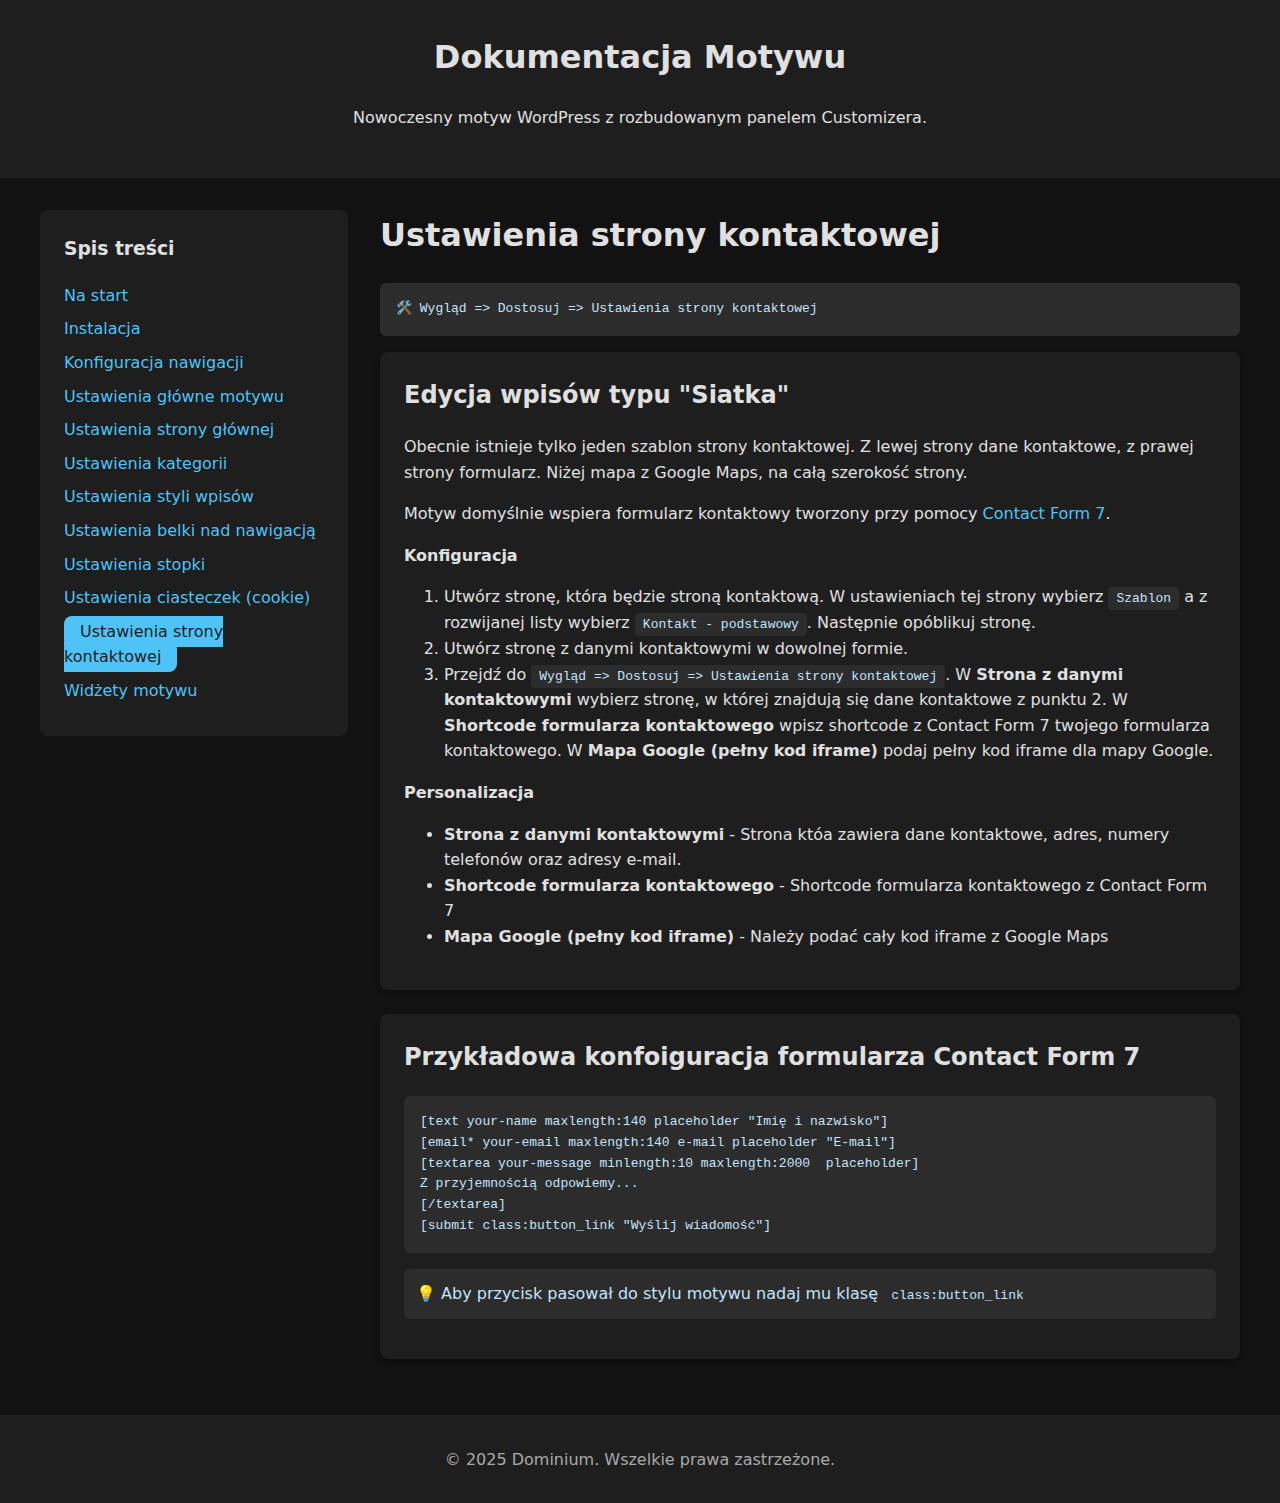
<file: docs/ustawienia-strony-kontaktowej.html>
<!DOCTYPE html>
<html lang="pl">
<head>
  <meta charset="UTF-8">
  <meta name="viewport" content="width=device-width, initial-scale=1.0">
  <title>Dokumentacja Motywu</title>
  <link rel="stylesheet" href="assets/css/style.css">
  <script defer src="assets/js/index.js"></script>
</head>
<body>

<header>
  <h1>Dokumentacja Motywu</h1>
  <p>Nowoczesny motyw WordPress z rozbudowanym panelem Customizera.</p>
</header>

<button class="mobile-toc-toggle" aria-label="Otwórz spis treści">
  ☰ Spis treści
</button>

<main>
  <nav class="sidebar toc">
    <h3>Spis treści</h3>
    <ul>
      <li><a href="index.html">Na start</a></li>
      <li><a href="instalacja.html">Instalacja</a></li>
      <li><a href="konfiguracja-nawigacji.html">Konfiguracja nawigacji</a></li>
      <li><a href="ustawienia-glowne-motywu.html">Ustawienia główne motywu</a></li>
      <li><a href="ustawienia-strony-glownej.html">Ustawienia strony głównej</a></li>
      <li><a href="ustawienia-kategorii.html">Ustawienia kategorii</a></li>
      <li><a href="ustawienia-styli-wpisow.html">Ustawienia styli wpisów</a></li>
      <li><a href="ustawienia-belki-nad-nawigacja.html">Ustawienia belki nad nawigacją</a></li>
      <li><a href="ustawienia-stopki.html">Ustawienia stopki</a></li>
      <li><a href="ustawienia-cookie.html">Ustawienia ciasteczek (cookie)</a></li>
      <li><a href="ustawienia-strony-kontaktowej.html" class="active">Ustawienia strony kontaktowej</a></li>
      <li><a href="widzety-motywu.html">Widżety motywu</a></li>
    </ul>
  </nav>

  <div class="content">
    <h1 id="na-start">Ustawienia strony kontaktowej</h1>
    <p><pre><code>🛠️ Wygląd => Dostosuj => Ustawienia strony kontaktowej</code></pre></p>

    <section>
      <h2>Edycja wpisów typu "Siatka"</h2>

      <p>Obecnie istnieje tylko jeden szablon strony kontaktowej. Z lewej strony dane kontaktowe, z prawej strony formularz. Niżej mapa z Google Maps, na całą szerokość strony.</p>

      <p>Motyw domyślnie wspiera formularz kontaktowy tworzony przy pomocy <a href="https://wordpress.org/plugins/contact-form-7">Contact Form 7</a>.</p>

      <p><strong>Konfiguracja</strong></p>
      <ol>
        <li>Utwórz stronę, która będzie stroną kontaktową. W ustawieniach tej strony wybierz <code class="inline">Szablon</code> a z rozwijanej listy wybierz <code class="inline">Kontakt - podstawowy</code>. Następnie opóblikuj stronę.</li>
        <li>Utwórz stronę z danymi kontaktowymi w dowolnej formie.</li>
        <li>Przejdź do <code class="inline">Wygląd => Dostosuj => Ustawienia strony kontaktowej</code>. W <strong>Strona z danymi kontaktowymi</strong> wybierz stronę, w której znajdują się dane kontaktowe z punktu 2. W <strong>Shortcode formularza kontaktowego</strong> wpisz shortcode z Contact Form 7 twojego formularza kontaktowego. W <strong>Mapa Google (pełny kod iframe)</strong> podaj pełny kod iframe dla mapy Google.</li>
      </ol>

      <p><strong>Personalizacja</strong></p>
      <ul>
        <li><strong>Strona z danymi kontaktowymi</strong> - Strona któa zawiera dane kontaktowe, adres, numery telefonów oraz adresy e-mail.</li>
        <li><strong>Shortcode formularza kontaktowego</strong> - Shortcode formularza kontaktowego z Contact Form 7</li>
        <li><strong>Mapa Google (pełny kod iframe)</strong> - Należy podać cały kod iframe z Google Maps</li>
      </ul>
    </section>
  
    <section>
      <h2>Przykładowa konfoiguracja formularza Contact Form 7</h2>
<pre><code>[text your-name maxlength:140 placeholder "Imię i nazwisko"]
[email* your-email maxlength:140 e-mail placeholder "E-mail"]
[textarea your-message minlength:10 maxlength:2000  placeholder]
Z przyjemnością odpowiemy... 
[/textarea]
[submit class:button_link "Wyślij wiadomość"]</code></pre>

      <p class="note">💡 Aby przycisk pasował do stylu motywu nadaj mu klasę <code class="inline">class:button_link</code></p>
    </section>
  </div>
</main>

<footer>
  <p>&copy; 2025 Dominium. Wszelkie prawa zastrzeżone.</p>
</footer>

</body>
</html>
</file>
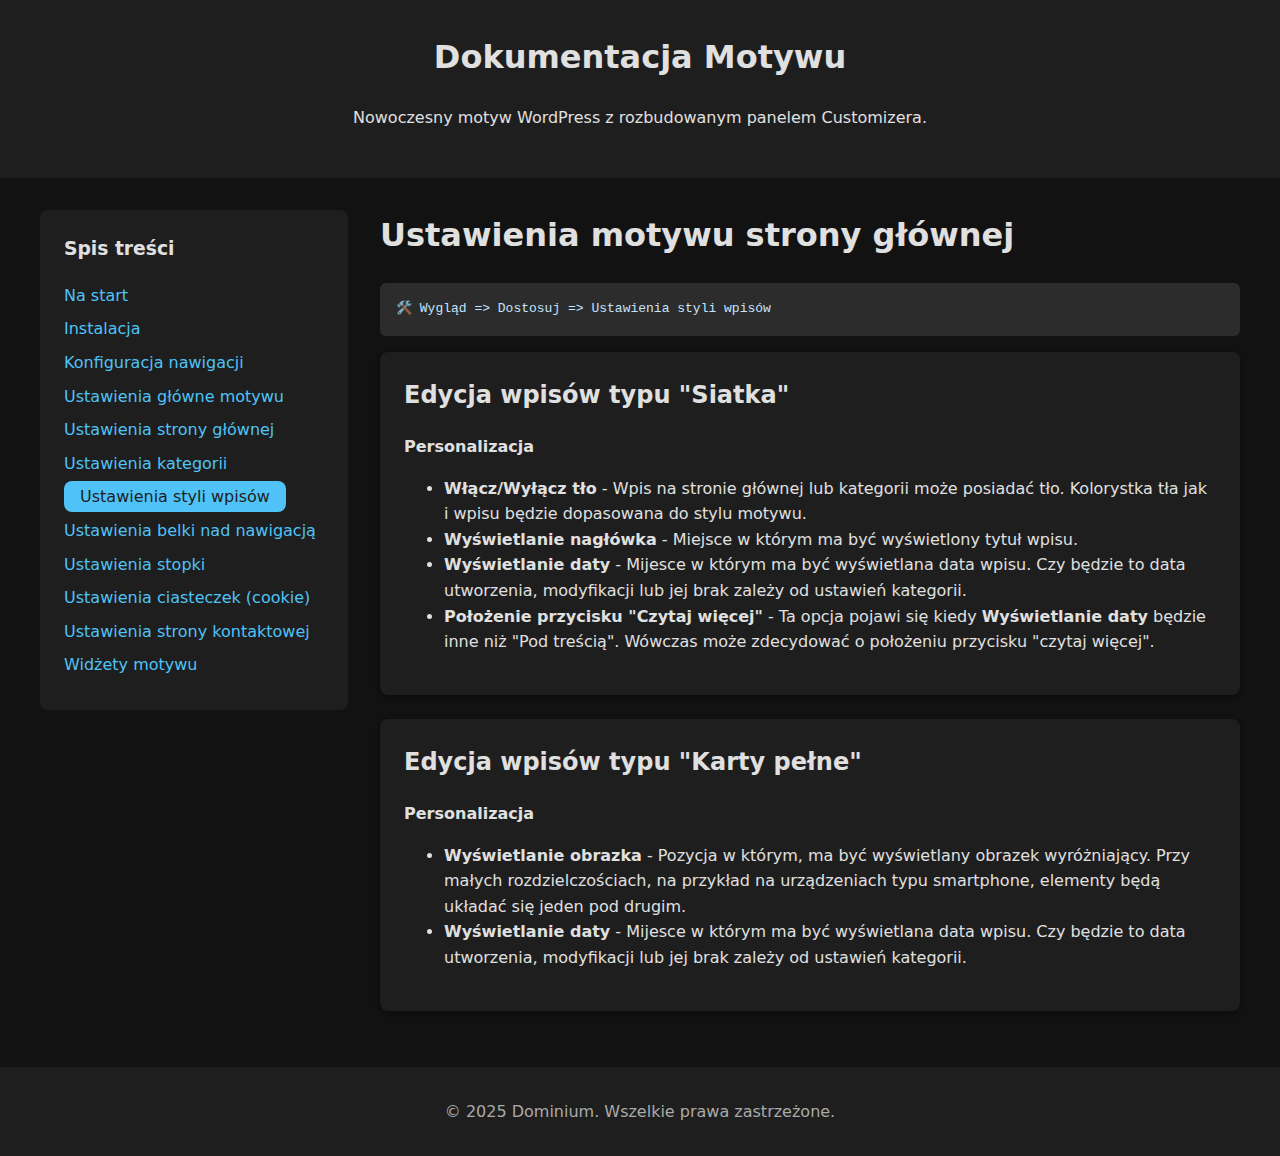
<file: docs/ustawienia-styli-wpisow.html>
<!DOCTYPE html>
<html lang="pl">
<head>
  <meta charset="UTF-8">
  <meta name="viewport" content="width=device-width, initial-scale=1.0">
  <title>Dokumentacja Motywu</title>
  <link rel="stylesheet" href="assets/css/style.css">
  <script defer src="assets/js/index.js"></script>
</head>
<body>

<header>
  <h1>Dokumentacja Motywu</h1>
  <p>Nowoczesny motyw WordPress z rozbudowanym panelem Customizera.</p>
</header>

<button class="mobile-toc-toggle" aria-label="Otwórz spis treści">
  ☰ Spis treści
</button>

<main>
  <nav class="sidebar toc">
    <h3>Spis treści</h3>
    <ul>
      <li><a href="index.html">Na start</a></li>
      <li><a href="instalacja.html">Instalacja</a></li>
      <li><a href="konfiguracja-nawigacji.html">Konfiguracja nawigacji</a></li>
      <li><a href="ustawienia-glowne-motywu.html">Ustawienia główne motywu</a></li>
      <li><a href="ustawienia-strony-glownej.html">Ustawienia strony głównej</a></li>
      <li><a href="ustawienia-kategorii.html">Ustawienia kategorii</a></li>
      <li><a href="ustawienia-styli-wpisow.html" class="active">Ustawienia styli wpisów</a></li>
      <li><a href="ustawienia-belki-nad-nawigacja.html">Ustawienia belki nad nawigacją</a></li>
      <li><a href="ustawienia-stopki.html">Ustawienia stopki</a></li>
      <li><a href="ustawienia-cookie.html">Ustawienia ciasteczek (cookie)</a></li>
      <li><a href="ustawienia-strony-kontaktowej.html">Ustawienia strony kontaktowej</a></li>
      <li><a href="widzety-motywu.html">Widżety motywu</a></li>
    </ul>
  </nav>

  <div class="content">
    <h1 id="na-start">Ustawienia motywu strony głównej</h1>
    <p><pre><code>🛠️ Wygląd => Dostosuj => Ustawienia styli wpisów</code></pre></p>

    <section>
      <h2>Edycja wpisów typu "Siatka"</h2>
      <p><strong>Personalizacja</strong></p>
      <ul>
        <li><strong>Włącz/Wyłącz tło</strong> - Wpis na stronie głównej lub kategorii może posiadać tło. Kolorystka tła jak i wpisu będzie dopasowana do stylu motywu.</li>
        <li><strong>Wyświetlanie nagłówka</strong> - Miejsce w którym ma być wyświetlony tytuł wpisu.</li>
        <li><strong>Wyświetlanie daty</strong> - Mijesce w którym ma być wyświetlana data wpisu. Czy będzie to data utworzenia, modyfikacji lub jej brak zależy od ustawień kategorii.</li>
        <li><strong>Położenie przycisku "Czytaj więcej"</strong> - Ta opcja pojawi się kiedy <strong>Wyświetlanie daty</strong> będzie inne niż "Pod treścią". Wówczas może zdecydować o położeniu przycisku "czytaj więcej".</li>
      </ul>
    </section>
    
    <section>
      <h2>Edycja wpisów typu "Karty pełne"</h2>
      <p><strong>Personalizacja</strong></p>
      <ul>
        <li><strong>Wyświetlanie obrazka</strong> - Pozycja w którym, ma być wyświetlany obrazek wyróżniający. Przy małych rozdzielczościach, na przykład na urządzeniach typu smartphone, elementy będą układać się jeden pod drugim.</li>
        <li><strong>Wyświetlanie daty</strong> - Mijesce w którym ma być wyświetlana data wpisu. Czy będzie to data utworzenia, modyfikacji lub jej brak zależy od ustawień kategorii.</li>
      </ul>
    </section>

  </div>
</main>

<footer>
  <p>&copy; 2025 Dominium. Wszelkie prawa zastrzeżone.</p>
</footer>

</body>
</html>
</file>
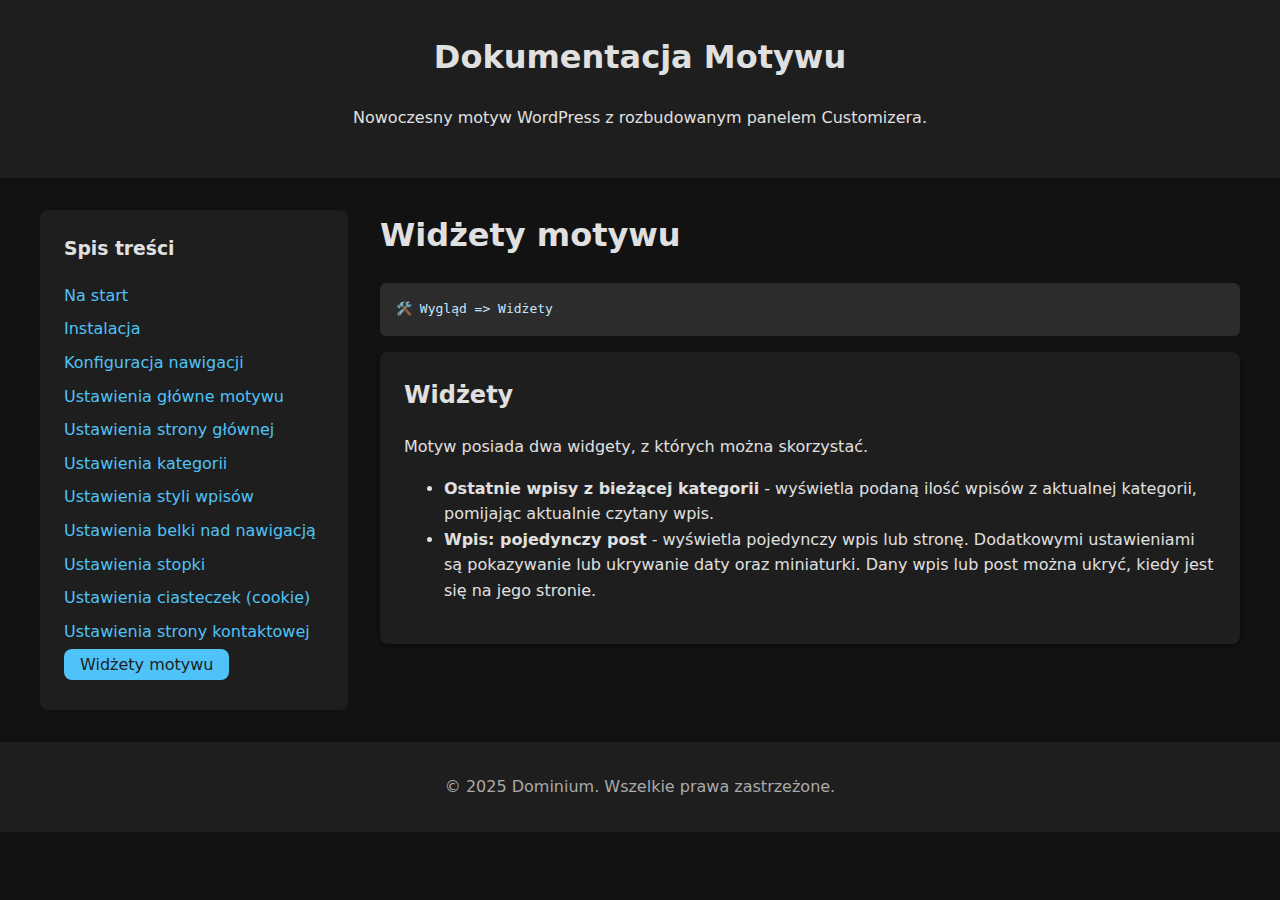
<file: docs/widzety-motywu.html>
<!DOCTYPE html>
<html lang="pl">
<head>
  <meta charset="UTF-8">
  <meta name="viewport" content="width=device-width, initial-scale=1.0">
  <title>Dokumentacja Motywu</title>
  <link rel="stylesheet" href="assets/style.css">
  <script defer src="assets/index.js"></script>
</head>
<body>

<header>
  <h1>Dokumentacja Motywu</h1>
  <p>Nowoczesny motyw WordPress z rozbudowanym panelem Customizera.</p>
</header>

<button class="mobile-toc-toggle" aria-label="Otwórz spis treści">
  ☰ Spis treści
</button>

<main>
  <nav class="sidebar toc">
    <h3>Spis treści</h3>
    <ul>
      <li><a href="index.html">Na start</a></li>
      <li><a href="instalacja.html">Instalacja</a></li>
      <li><a href="konfiguracja-nawigacji.html">Konfiguracja nawigacji</a></li>
      <li><a href="ustawienia-glowne-motywu.html">Ustawienia główne motywu</a></li>
      <li><a href="ustawienia-strony-glownej.html">Ustawienia strony głównej</a></li>
      <li><a href="ustawienia-kategorii.html">Ustawienia kategorii</a></li>
      <li><a href="ustawienia-styli-wpisow.html">Ustawienia styli wpisów</a></li>
      <li><a href="ustawienia-belki-nad-nawigacja.html">Ustawienia belki nad nawigacją</a></li>
      <li><a href="ustawienia-stopki.html">Ustawienia stopki</a></li>
      <li><a href="ustawienia-cookie.html">Ustawienia ciasteczek (cookie)</a></li>
      <li><a href="ustawienia-strony-kontaktowej.html">Ustawienia strony kontaktowej</a></li>
      <li><a href="widzety-motywu.html" class="active">Widżety motywu</a></li>
    </ul>
  </nav>

  <div class="content">
    <h1 id="na-start">Widżety motywu</h1>
    <p><pre><code>🛠️ Wygląd => Widżety</code></pre></p>

    <section>
      <h2>Widżety</h2>

      <p>Motyw posiada dwa widgety, z których można skorzystać.</p>
      <ul>
        <li><strong>Ostatnie wpisy z bieżącej kategorii</strong> - wyświetla podaną ilość wpisów z aktualnej kategorii, pomijając aktualnie czytany wpis.</li>
        <li><strong>Wpis: pojedynczy post</strong> - wyświetla pojedynczy wpis lub stronę. Dodatkowymi ustawieniami są pokazywanie lub ukrywanie daty oraz miniaturki. Dany wpis lub post można ukryć, kiedy jest się na jego stronie.</li>
      </ul>

    </section>

  </div>
</main>

<footer>
  <p>&copy; 2025 Dominium. Wszelkie prawa zastrzeżone.</p>
</footer>

</body>
</html>
</file>
<file: docs/assets/style.css>
/* =========================
  Base / Dark mode
========================= */
body {
  margin: 0;
  font-family: system-ui, -apple-system, BlinkMacSystemFont, "Segoe UI", sans-serif;
  background: #121212;
  color: #e0e0e0;
  line-height: 1.6;
}

a {
  color: #4fc3f7;
  text-decoration: none;
}

a:hover {
  text-decoration: underline;
}

/* =========================
    Header
========================= */
header {
  background: #1e1e1e;
  padding: 2rem 1rem;
  text-align: center;
}

/* =========================
    Mobile TOC button
========================= */
.mobile-toc-toggle {
  display: none;
  width: 100%;
  padding: 1rem;
  background: #1e1e1e;
  color: #4fc3f7;
  border: none;
  font-size: 1rem;
  cursor: pointer;
  text-align: left;
}

/* =========================
    Layout
========================= */
main {
  display: flex;
  gap: 2rem;
  max-width: 1200px;
  margin: 2rem auto;
  padding: 0 1rem;
}

.content {
  flex: 1;
}

/* =========================
    Sidebar
========================= */
.sidebar {
  width: 260px;
  background: #1e1e1e;
  padding: 1.5rem;
  border-radius: 8px;
  position: sticky;
  top: 2rem;
  height: fit-content;
}

.sidebar h3 {
  margin-top: 0;
}

.sidebar ul {
  list-style: none;
  padding: 0;
  margin: 0;
}

.sidebar li {
  margin-bottom: 0.5rem;
}

.sidebar .active {
  padding: 6px 16px;
  background-color: #4fc3f7;
  color: #1e1e1e;
  border-radius: 8px;
}

/* =========================
    Sections
========================= */
section {
  background: #1e1e1e;
  padding: 1.5rem;
  margin-bottom: 1.5rem;
  border-radius: 8px;
  box-shadow: 0 2px 6px rgba(0,0,0,0.4);
}

h1, h2, h3 {
  margin-top: 0;
}

/* =========================
    Code blocks
========================= */
pre {
  background: #2c2c2c;
  padding: 1rem;
  border-radius: 6px;
  overflow-x: auto;
  color: #c5e4fd;
}

.inline {
  background: #2c2c2c;
  padding: 4px 8px;
  color: #c5e4fd;
  border-radius: 4px;
}

.note {
  background: #2c2c2c;
  padding: 12px;
  color: #c5e4fd;
  border-radius: 6px;
}
/* =========================
    Footer
========================= */
footer {
  text-align: center;
  padding: 1rem;
  background: #1e1e1e;
  color: #aaa;
}

/* =========================
    Mobile
========================= */
@media (max-width: 900px) {

  main {
    flex-direction: column;
  }

  .mobile-toc-toggle {
    display: block;
  }

  .sidebar {
    position: fixed;
    top: 0;
    right: 0;
    height: 100vh;
    width: 80%;
    max-width: 320px;
    transform: translateX(100%);
    transition: transform 0.3s ease;
    z-index: 999;
    border-radius: 0;
    padding-top: 4rem;
    box-shadow: 0 0 10px #000000;;
  }

  .sidebar.open {
    transform: translateX(0);
  }
}
</file>
<file: docs/assets/css/style.css>
/* =========================
  Base / Dark mode
========================= */
body {
  margin: 0;
  font-family: system-ui, -apple-system, BlinkMacSystemFont, "Segoe UI", sans-serif;
  background: #121212;
  color: #e0e0e0;
  line-height: 1.6;
}

a {
  color: #4fc3f7;
  text-decoration: none;
}

a:hover {
  text-decoration: underline;
}

/* =========================
    Header
========================= */
header {
  background: #1e1e1e;
  padding: 2rem 1rem;
  text-align: center;
}

/* =========================
    Mobile TOC button
========================= */
.mobile-toc-toggle {
  display: none;
  width: 100%;
  padding: 1rem;
  background: #1e1e1e;
  color: #4fc3f7;
  border: none;
  font-size: 1rem;
  cursor: pointer;
  text-align: left;
}

/* =========================
    Layout
========================= */
main {
  display: flex;
  gap: 2rem;
  max-width: 1200px;
  margin: 2rem auto;
  padding: 0 1rem;
}

.content {
  flex: 1;
}

/* =========================
    Sidebar
========================= */
.sidebar {
  width: 260px;
  background: #1e1e1e;
  padding: 1.5rem;
  border-radius: 8px;
  position: sticky;
  top: 2rem;
  height: fit-content;
}

.sidebar h3 {
  margin-top: 0;
}

.sidebar ul {
  list-style: none;
  padding: 0;
  margin: 0;
}

.sidebar li {
  margin-bottom: 0.5rem;
}

.sidebar .active {
  padding: 6px 16px;
  background-color: #4fc3f7;
  color: #1e1e1e;
  border-radius: 8px;
}

/* =========================
    Sections
========================= */
section {
  background: #1e1e1e;
  padding: 1.5rem;
  margin-bottom: 1.5rem;
  border-radius: 8px;
  box-shadow: 0 2px 6px rgba(0,0,0,0.4);
}

h1, h2, h3 {
  margin-top: 0;
}

/* =========================
    Code blocks
========================= */
pre {
  background: #2c2c2c;
  padding: 1rem;
  border-radius: 6px;
  overflow-x: auto;
  color: #c5e4fd;
}

.inline {
  background: #2c2c2c;
  padding: 4px 8px;
  color: #c5e4fd;
  border-radius: 4px;
}

.note {
  background: #2c2c2c;
  padding: 12px;
  color: #c5e4fd;
  border-radius: 6px;
}
/* =========================
    Footer
========================= */
footer {
  text-align: center;
  padding: 1rem;
  background: #1e1e1e;
  color: #aaa;
}

/* =========================
    Mobile
========================= */
@media (max-width: 900px) {

  main {
    flex-direction: column;
  }

  .mobile-toc-toggle {
    display: block;
  }

  .sidebar {
    position: fixed;
    top: 0;
    right: 0;
    height: 100vh;
    width: 80%;
    max-width: 320px;
    transform: translateX(100%);
    transition: transform 0.3s ease;
    z-index: 999;
    border-radius: 0;
    padding-top: 4rem;
    box-shadow: 0 0 10px #000000;;
  }

  .sidebar.open {
    transform: translateX(0);
  }
}
</file>
